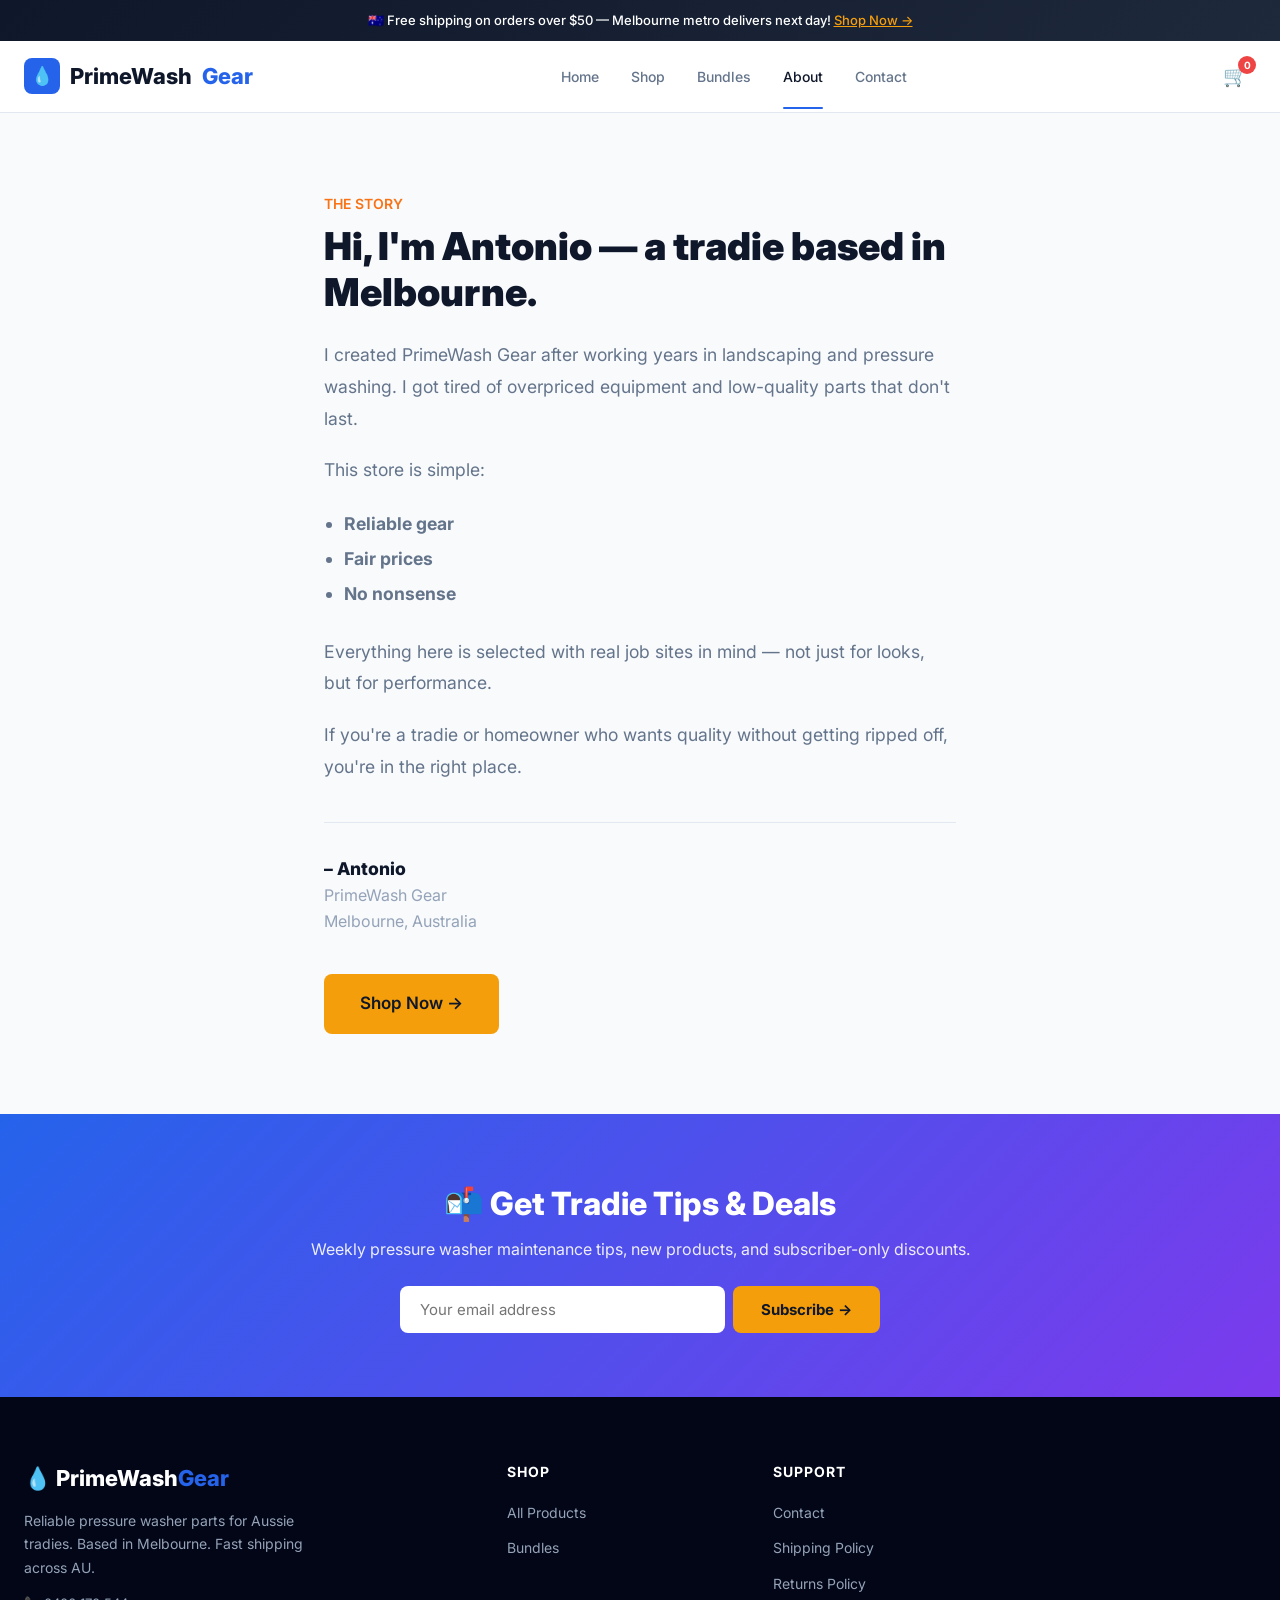
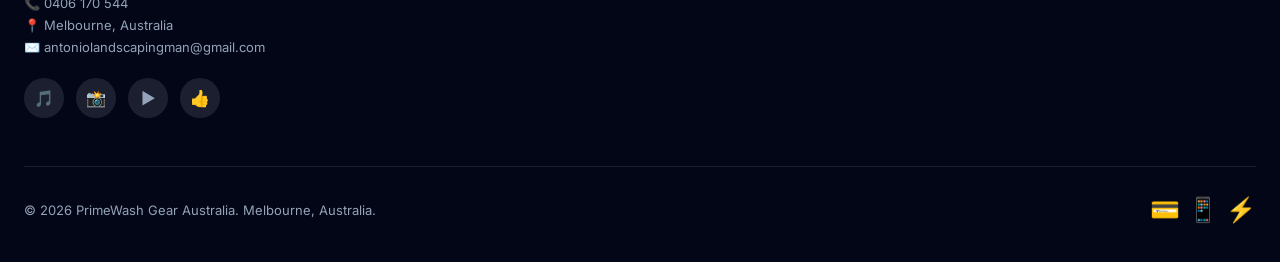
<file: about.html>
<!DOCTYPE html>
<html lang="en">
<head>
  <meta charset="UTF-8" />
  <meta name="viewport" content="width=device-width, initial-scale=1.0" />
  <title>About — PrimeWash Gear Australia</title>
  <meta name="description" content="PrimeWash Gear was started by Antonio, a Melbourne tradie who got tired of overpriced parts." />
  <link rel="preconnect" href="https://fonts.googleapis.com" />
  <link rel="preconnect" href="https://fonts.gstatic.com" crossorigin />
  <link href="https://fonts.googleapis.com/css2?family=Inter:wght@400;500;600;700;800;900&display=swap" rel="stylesheet" />
  <link rel="stylesheet" href="css/style.css" />
  <link rel="icon" type="image/svg+xml" href="data:image/svg+xml,<svg xmlns='http://www.w3.org/2000/svg' viewBox='0 0 100 100'><text y='.9em' font-size='90'>💧</text></svg>" />
  <link rel="canonical" href="https://edinsonmipc-oss.github.io/primewashgear/about.html" />
  <!-- Open Graph -->
  <meta property="og:title" content="About — PrimeWash Gear Australia" />
  <meta property="og:description" content="PrimeWash Gear was started by Antonio, a Melbourne tradie who got tired of overpriced parts." />
  <meta property="og:type" content="website" />
  <meta property="og:url" content="https://edinsonmipc-oss.github.io/primewashgear/about.html" />
  <meta property="og:locale" content="en_AU" />
  <meta property="og:site_name" content="PrimeWash Gear Australia" />
  <meta name="twitter:card" content="summary_large_image" />
</head>
<body>

<!-- ANNOUNCEMENT BAR -->
<div class="announcement">
  🇦🇺 Free shipping on orders over $50 — Melbourne metro delivers next day!
  <a href="shop.html">Shop Now →</a>
</div>

<!-- NAVIGATION -->
<nav class="nav">
  <div class="nav-inner">
    <a href="index.html" class="nav-logo">
      <div class="nav-logo-icon">💧</div>
      PrimeWash<span>Gear</span>
    </a>
    <ul class="nav-links">
      <li><a href="index.html">Home</a></li>
      <li><a href="shop.html">Shop</a></li>
      <li><a href="shop.html#bundles">Bundles</a></li>
      <li><a href="about.html" class="active">About</a></li>
      <li><a href="contact.html">Contact</a></li>
    </ul>
    <div class="nav-actions">
      <button class="nav-cart" onclick="window.location.href='cart.html'" aria-label="Cart">
        🛒 <span class="cart-count" id="cartCount">0</span>
      </button>
      <button class="mobile-menu-btn" onclick="toggleMobileNav()" aria-label="Menu">☰</button>
    </div>
  </div>
</nav>

<!-- MOBILE NAV -->
<div class="mobile-nav" id="mobileNav">
  <a href="index.html">🏠 Home</a>
  <a href="shop.html">🛍️ Shop</a>
  <a href="shop.html#bundles">📦 Bundles</a>
  <a href="about.html">ℹ️ About</a>
  <a href="contact.html">📞 Contact</a>
</div>

<!-- ABOUT CONTENT -->
<section style="padding:80px 0;">
  <div class="container" style="max-width:680px;">
    <p style="font-size:14px;color:var(--orange);font-weight:600;margin-bottom:8px;">THE STORY</p>
    <h1 style="font-size:2.4rem;font-weight:900;margin-bottom:24px;line-height:1.2;">Hi, I'm Antonio — a tradie based in Melbourne.</h1>

    <p style="font-size:1.1rem;line-height:1.8;color:var(--gray-600);margin-bottom:20px;">
      I created PrimeWash Gear after working years in landscaping and pressure washing. I got tired of overpriced equipment and low-quality parts that don't last.
    </p>

    <p style="font-size:1.1rem;line-height:1.8;color:var(--gray-600);margin-bottom:20px;">
      This store is simple:
    </p>

    <ul style="font-size:1.1rem;line-height:2;color:var(--gray-600);margin-bottom:24px;padding-left:20px;">
      <li><strong>Reliable gear</strong></li>
      <li><strong>Fair prices</strong></li>
      <li><strong>No nonsense</strong></li>
    </ul>

    <p style="font-size:1.1rem;line-height:1.8;color:var(--gray-600);margin-bottom:20px;">
      Everything here is selected with real job sites in mind — not just for looks, but for performance.
    </p>

    <p style="font-size:1.1rem;line-height:1.8;color:var(--gray-600);margin-bottom:20px;">
      If you're a tradie or homeowner who wants quality without getting ripped off, you're in the right place.
    </p>

    <div style="margin-top:40px;padding-top:32px;border-top:1px solid var(--gray-200);">
      <p style="font-weight:800;font-size:1.1rem;">– Antonio</p>
      <p style="color:var(--gray-400);">PrimeWash Gear</p>
      <p style="color:var(--gray-400);">Melbourne, Australia</p>
    </div>

    <div style="margin-top:40px;">
      <a href="shop.html" class="btn btn-accent btn-lg">Shop Now →</a>
    </div>
  </div>
</section>

<!-- NEWSLETTER -->
<section class="newsletter">
  <div class="container">
    <h2>📬 Get Tradie Tips & Deals</h2>
    <p>Weekly pressure washer maintenance tips, new products, and subscriber-only discounts.</p>
    <form class="newsletter-form" onsubmit="event.preventDefault(); alert('Thanks for subscribing! 🎉');">
      <input type="email" placeholder="Your email address" required />
      <button type="submit">Subscribe →</button>
    </form>
  </div>
</section>

<!-- FOOTER -->
<footer class="footer">
  <div class="container">
    <div class="footer-grid">
      <div class="footer-brand">
        <h3>💧 PrimeWash<span>Gear</span></h3>
        <p>Reliable pressure washer parts for Aussie tradies. Based in Melbourne. Fast shipping across AU.</p>
        <p style="margin-top:12px;font-size:13px;">📞 <a href="tel:+61406170544" style="color:var(--gray-400);">0406 170 544</a><br />📍 Melbourne, Australia<br />✉️ <a href="mailto:antoniolandscapingman@gmail.com" style="color:var(--gray-400);">antoniolandscapingman@gmail.com</a></p>
        <div class="footer-social">
          <a href="#" aria-label="TikTok">🎵</a>
          <a href="#" aria-label="Instagram">📸</a>
          <a href="#" aria-label="YouTube">▶️</a>
          <a href="#" aria-label="Facebook">👍</a>
        </div>
      </div>
      <div class="footer-col">
        <h4>Shop</h4>
        <ul>
          <li><a href="shop.html">All Products</a></li>
          <li><a href="shop.html#bundles">Bundles</a></li>
        </ul>
      </div>
      <div class="footer-col">
        <h4>Support</h4>
        <ul>
          <li><a href="contact.html">Contact</a></li>
          <li><a href="shipping.html">Shipping Policy</a></li>
          <li><a href="returns.html">Returns Policy</a></li>
        </ul>
      </div>
    </div>
    <div class="footer-bottom">
      <p>© 2026 PrimeWash Gear Australia. Melbourne, Australia.</p>
      <div class="footer-payment">
        <span>💳</span>
        <span>📱</span>
        <span>⚡</span>
      </div>
    </div>
  </div>
</footer>

<!-- TOAST CONTAINER -->
<div class="toast-container" id="toastContainer"></div>

<script src="js/main.js"></script>
</body>
</html>
</file>
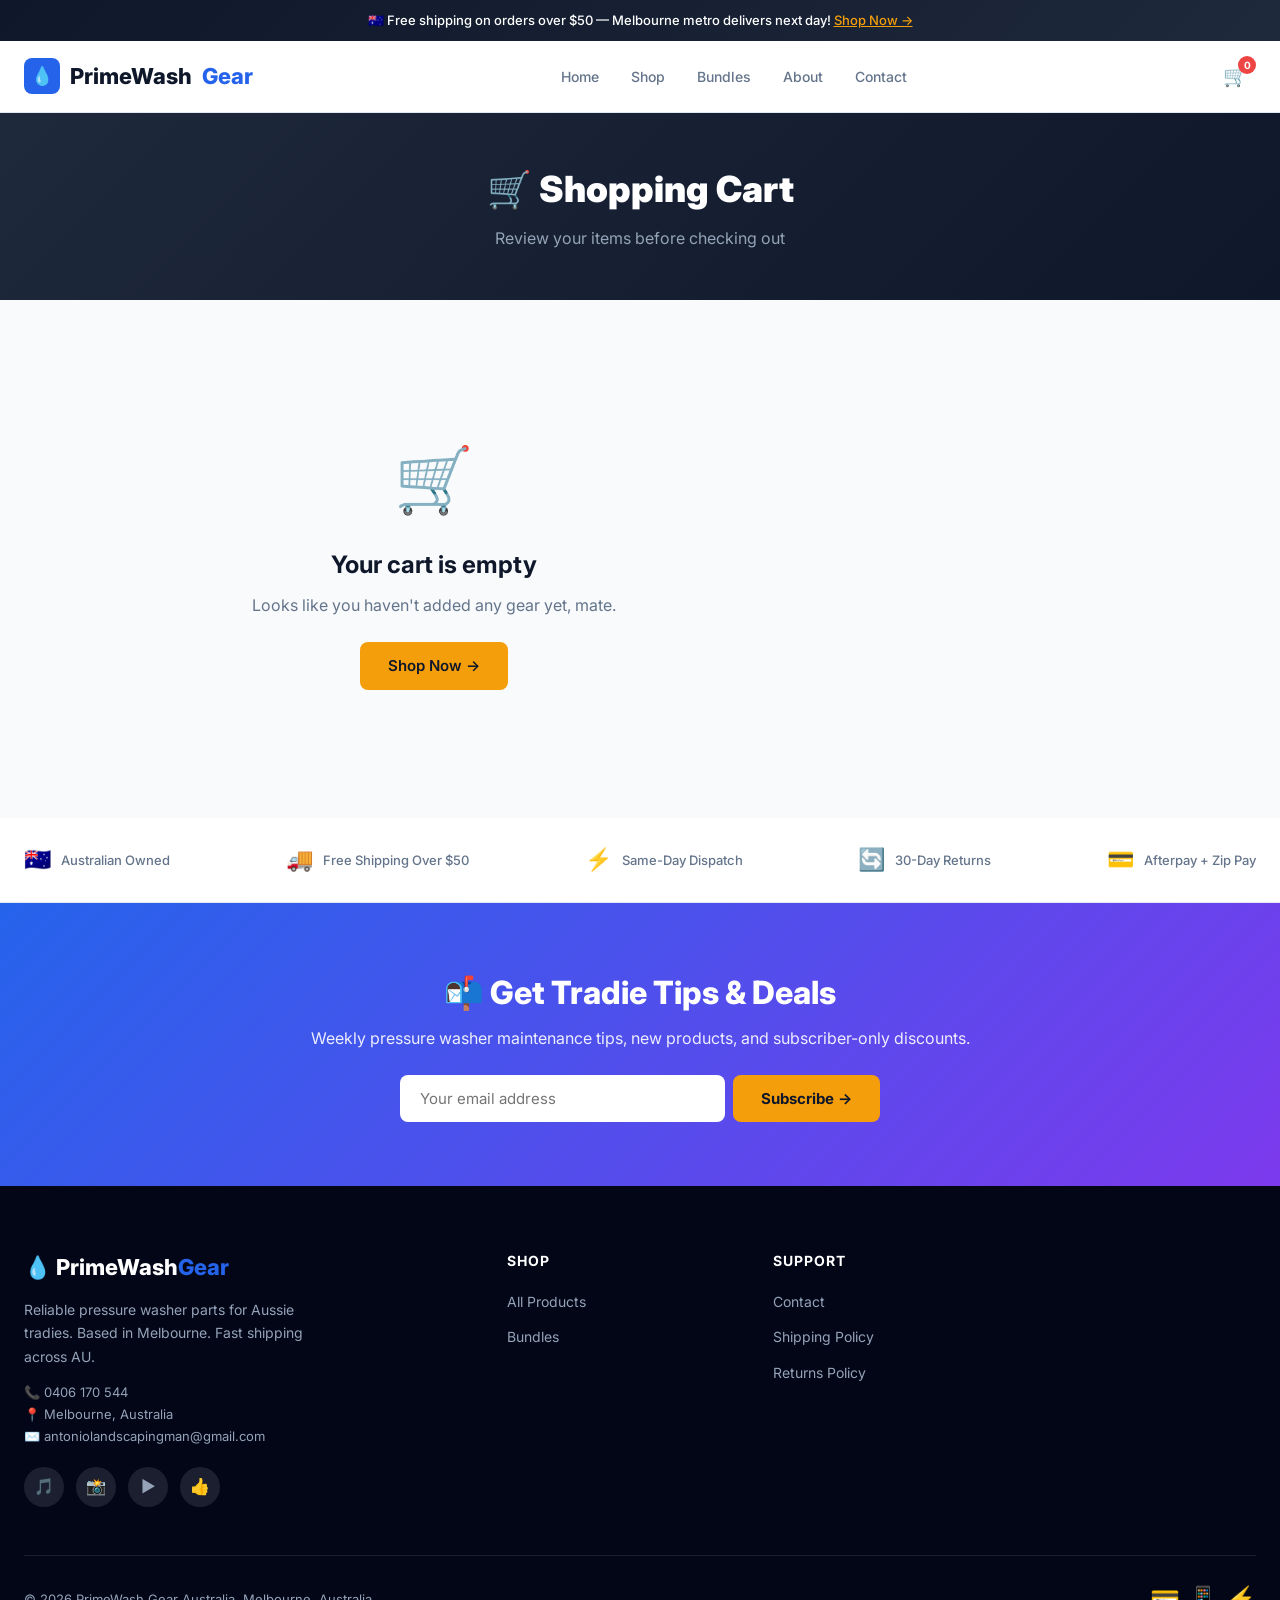
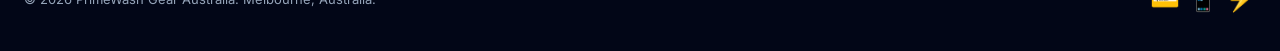
<file: cart.html>
<!DOCTYPE html>
<html lang="en">
<head>
  <meta charset="UTF-8" />
  <meta name="viewport" content="width=device-width, initial-scale=1.0" />
  <title>Shopping Cart — PrimeWash Gear Australia</title>
  <meta name="description" content="Review your cart and checkout securely at PrimeWash Gear Australia. Afterpay, Zip Pay & Credit Card accepted." />
  <link rel="preconnect" href="https://fonts.googleapis.com" />
  <link rel="preconnect" href="https://fonts.gstatic.com" crossorigin />
  <link href="https://fonts.googleapis.com/css2?family=Inter:wght@400;500;600;700;800;900&display=swap" rel="stylesheet" />
  <link rel="stylesheet" href="css/style.css" />
  <link rel="icon" type="image/svg+xml" href="data:image/svg+xml,<svg xmlns='http://www.w3.org/2000/svg' viewBox='0 0 100 100'><text y='.9em' font-size='90'>💧</text></svg>" />
  <link rel="canonical" href="https://edinsonmipc-oss.github.io/primewashgear/cart.html" />
  <!-- Open Graph -->
  <meta property="og:title" content="Shopping Cart — PrimeWash Gear Australia" />
  <meta property="og:description" content="Review your cart and checkout securely at PrimeWash Gear Australia. Afterpay, Zip Pay & Credit Card accepted." />
  <meta property="og:type" content="website" />
  <meta property="og:url" content="https://edinsonmipc-oss.github.io/primewashgear/cart.html" />
  <meta property="og:locale" content="en_AU" />
  <meta property="og:site_name" content="PrimeWash Gear Australia" />
  <meta name="twitter:card" content="summary_large_image" />
</head>
<body>

<!-- ANNOUNCEMENT BAR -->
<div class="announcement">
  🇦🇺 Free shipping on orders over $50 — Melbourne metro delivers next day!
  <a href="shop.html">Shop Now →</a>
</div>

<!-- NAVIGATION -->
<nav class="nav">
  <div class="nav-inner">
    <a href="index.html" class="nav-logo">
      <div class="nav-logo-icon">💧</div>
      PrimeWash<span>Gear</span>
    </a>
    <ul class="nav-links">
      <li><a href="index.html">Home</a></li>
      <li><a href="shop.html">Shop</a></li>
      <li><a href="shop.html#bundles">Bundles</a></li>
      <li><a href="about.html">About</a></li>
      <li><a href="contact.html">Contact</a></li>
    </ul>
    <div class="nav-actions">
      <button class="nav-cart" onclick="window.location.href='cart.html'" aria-label="Cart">
        🛒 <span class="cart-count" id="cartCount">0</span>
      </button>
      <button class="mobile-menu-btn" onclick="toggleMobileNav()" aria-label="Menu">☰</button>
    </div>
  </div>
</nav>

<!-- MOBILE NAV -->
<div class="mobile-nav" id="mobileNav">
  <a href="index.html">🏠 Home</a>
  <a href="shop.html">🛍️ Shop</a>
  <a href="shop.html#bundles">📦 Bundles</a>
  <a href="about.html">ℹ️ About</a>
  <a href="contact.html">📞 Contact</a>
</div>

<!-- PAGE HEADER -->
<section class="page-header">
  <div class="container">
    <h1>🛒 Shopping Cart</h1>
    <p>Review your items before checking out</p>
  </div>
</section>

<!-- CART SECTION -->
<section class="cart-page">
  <div class="container">
    <div class="cart-layout">
      <div id="cartContainer">
        <!-- Cart items + summary rendered by JS -->
      </div>
    </div>
  </div>
</section>

<!-- TRUST BAR -->
<section class="trust-bar">
  <div class="container">
    <div class="trust-grid">
      <div class="trust-item"><span class="trust-icon">🇦🇺</span> Australian Owned</div>
      <div class="trust-item"><span class="trust-icon">🚚</span> Free Shipping Over $50</div>
      <div class="trust-item"><span class="trust-icon">⚡</span> Same-Day Dispatch</div>
      <div class="trust-item"><span class="trust-icon">🔄</span> 30-Day Returns</div>
      <div class="trust-item"><span class="trust-icon">💳</span> Afterpay + Zip Pay</div>
    </div>
  </div>
</section>

<!-- NEWSLETTER -->
<section class="newsletter">
  <div class="container">
    <h2>📬 Get Tradie Tips & Deals</h2>
    <p>Weekly pressure washer maintenance tips, new products, and subscriber-only discounts.</p>
    <form class="newsletter-form" onsubmit="event.preventDefault(); alert('Thanks for subscribing! 🎉');">
      <input type="email" placeholder="Your email address" required />
      <button type="submit">Subscribe →</button>
    </form>
  </div>
</section>

<!-- FOOTER -->
<footer class="footer">
  <div class="container">
    <div class="footer-grid">
      <div class="footer-brand">
        <h3>💧 PrimeWash<span>Gear</span></h3>
        <p>Reliable pressure washer parts for Aussie tradies. Based in Melbourne. Fast shipping across AU.</p>
        <p style="margin-top:12px;font-size:13px;">📞 <a href="tel:+61406170544" style="color:var(--gray-400);">0406 170 544</a><br />📍 Melbourne, Australia<br />✉️ <a href="mailto:antoniolandscapingman@gmail.com" style="color:var(--gray-400);">antoniolandscapingman@gmail.com</a></p>
        <div class="footer-social">
          <a href="#" aria-label="TikTok">🎵</a>
          <a href="#" aria-label="Instagram">📸</a>
          <a href="#" aria-label="YouTube">▶️</a>
          <a href="#" aria-label="Facebook">👍</a>
        </div>
      </div>
      <div class="footer-col">
        <h4>Shop</h4>
        <ul>
          <li><a href="shop.html">All Products</a></li>
          <li><a href="shop.html#bundles">Bundles</a></li>
        </ul>
      </div>
      <div class="footer-col">
        <h4>Support</h4>
        <ul>
          <li><a href="contact.html">Contact</a></li>
          <li><a href="shipping.html">Shipping Policy</a></li>
          <li><a href="returns.html">Returns Policy</a></li>
        </ul>
      </div>
    </div>
    <div class="footer-bottom">
      <p>© 2026 PrimeWash Gear Australia. Melbourne, Australia.</p>
      <div class="footer-payment">
        <span>💳</span>
        <span>📱</span>
        <span>⚡</span>
      </div>
    </div>
  </div>
</footer>

<!-- TOAST CONTAINER -->
<div class="toast-container" id="toastContainer"></div>

<script src="js/main.js"></script>
</body>
</html>
</file>
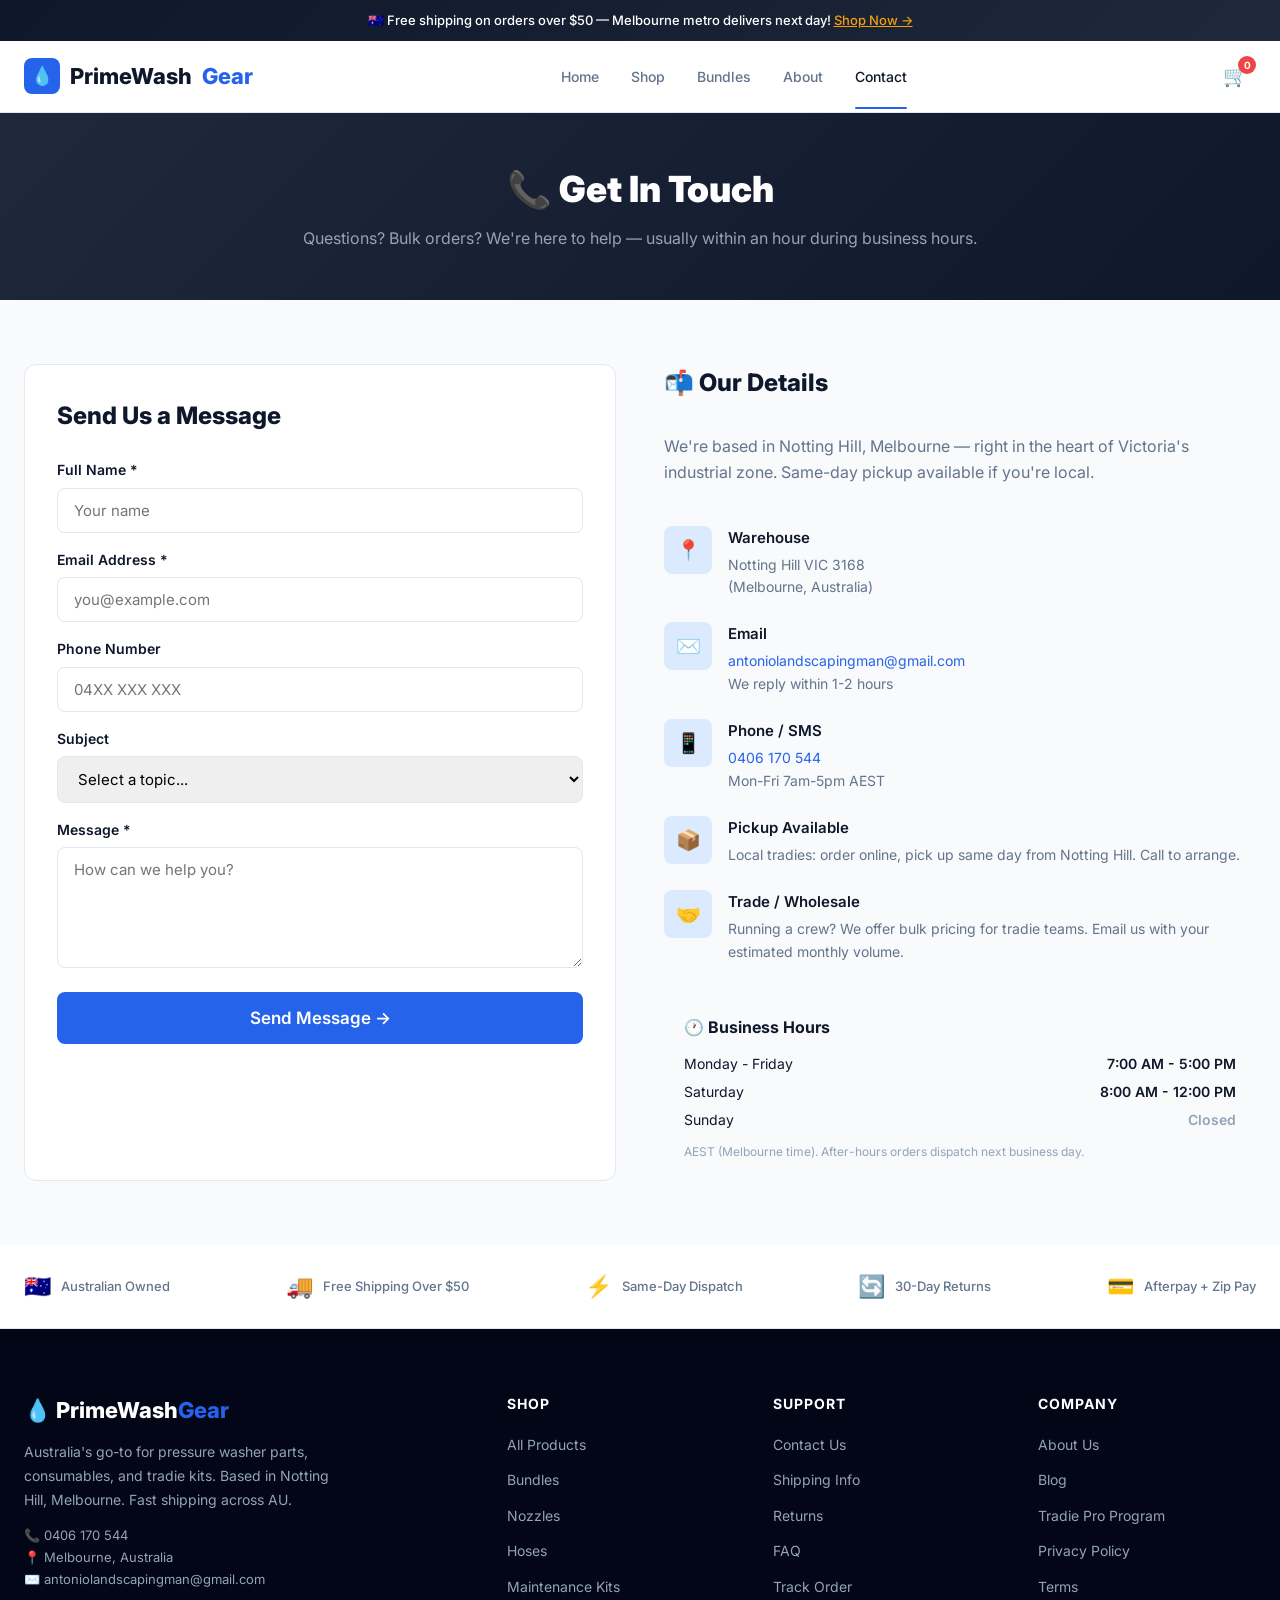
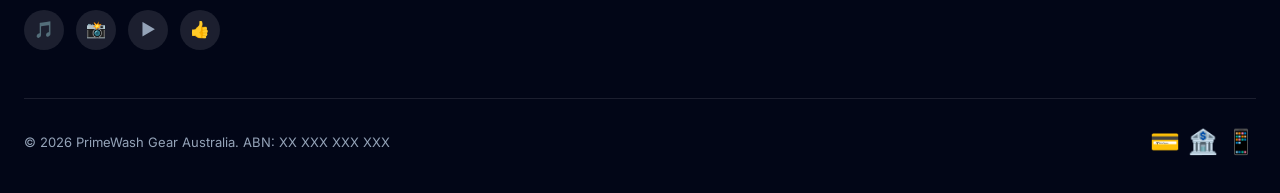
<file: contact.html>
<!DOCTYPE html>
<html lang="en">
<head>
  <meta charset="UTF-8" />
  <meta name="viewport" content="width=device-width, initial-scale=1.0" />
  <title>Contact Us — PrimeWash Gear Australia</title>
  <meta name="description" content="Get in touch with PrimeWash Gear Australia. Based in Notting Hill, Melbourne. Call, email, or use our contact form." />
  <link rel="preconnect" href="https://fonts.googleapis.com" />
  <link rel="preconnect" href="https://fonts.gstatic.com" crossorigin />
  <link href="https://fonts.googleapis.com/css2?family=Inter:wght@400;500;600;700;800;900&display=swap" rel="stylesheet" />
  <link rel="stylesheet" href="css/style.css" />
  <link rel="icon" type="image/svg+xml" href="data:image/svg+xml,<svg xmlns='http://www.w3.org/2000/svg' viewBox='0 0 100 100'><text y='.9em' font-size='90'>💧</text></svg>" />
  <link rel="canonical" href="https://edinsonmipc-oss.github.io/primewashgear/contact.html" />
  <!-- Open Graph -->
  <meta property="og:title" content="Contact Us — PrimeWash Gear Australia" />
  <meta property="og:description" content="Get in touch with PrimeWash Gear Australia. Based in Notting Hill, Melbourne. Call, email, or use our contact form." />
  <meta property="og:type" content="website" />
  <meta property="og:url" content="https://edinsonmipc-oss.github.io/primewashgear/contact.html" />
  <meta property="og:locale" content="en_AU" />
  <meta property="og:site_name" content="PrimeWash Gear Australia" />
  <meta name="twitter:card" content="summary_large_image" />
</head>
<body>

<!-- ANNOUNCEMENT BAR -->
<div class="announcement">
  🇦🇺 Free shipping on orders over $50 — Melbourne metro delivers next day!
  <a href="shop.html">Shop Now →</a>
</div>

<!-- NAVIGATION -->
<nav class="nav">
  <div class="nav-inner">
    <a href="index.html" class="nav-logo">
      <div class="nav-logo-icon">💧</div>
      PrimeWash<span>Gear</span>
    </a>
    <ul class="nav-links">
      <li><a href="index.html">Home</a></li>
      <li><a href="shop.html">Shop</a></li>
      <li><a href="shop.html#bundles">Bundles</a></li>
      <li><a href="about.html">About</a></li>
      <li><a href="contact.html" class="active">Contact</a></li>
    </ul>
    <div class="nav-actions">
      <button class="nav-cart" onclick="window.location.href='cart.html'" aria-label="Cart">
        🛒 <span class="cart-count" id="cartCount">0</span>
      </button>
      <button class="mobile-menu-btn" onclick="toggleMobileNav()" aria-label="Menu">☰</button>
    </div>
  </div>
</nav>

<!-- MOBILE NAV -->
<div class="mobile-nav" id="mobileNav">
  <a href="index.html">🏠 Home</a>
  <a href="shop.html">🛍️ Shop</a>
  <a href="shop.html#bundles">📦 Bundles</a>
  <a href="about.html">ℹ️ About</a>
  <a href="contact.html">📞 Contact</a>
</div>

<!-- PAGE HEADER -->
<section class="page-header">
  <div class="container">
    <h1>📞 Get In Touch</h1>
    <p>Questions? Bulk orders? We're here to help — usually within an hour during business hours.</p>
  </div>
</section>

<!-- CONTACT PAGE -->
<section class="contact-page">
  <div class="container">
    <div class="contact-grid">
      <!-- Contact Form -->
      <div class="contact-form">
        <h2>Send Us a Message</h2>
        <form onsubmit="event.preventDefault(); submitContactForm(this);">
          <div class="form-group">
            <label for="name">Full Name *</label>
            <input type="text" id="name" name="name" placeholder="Your name" required />
          </div>
          <div class="form-group">
            <label for="email">Email Address *</label>
            <input type="email" id="email" name="email" placeholder="you@example.com" required />
          </div>
          <div class="form-group">
            <label for="phone">Phone Number</label>
            <input type="tel" id="phone" name="phone" placeholder="04XX XXX XXX" />
          </div>
          <div class="form-group">
            <label for="subject">Subject</label>
            <select id="subject" name="subject">
              <option value="">Select a topic...</option>
              <option value="order">Order Inquiry</option>
              <option value="product">Product Question</option>
              <option value="wholesale">Wholesale / Bulk Order</option>
              <option value="shipping">Shipping Question</option>
              <option value="return">Return / Refund</option>
              <option value="other">Other</option>
            </select>
          </div>
          <div class="form-group">
            <label for="message">Message *</label>
            <textarea id="message" name="message" rows="5" placeholder="How can we help you?" required></textarea>
          </div>
          <button type="submit" class="btn btn-primary btn-block btn-lg">
            Send Message →
          </button>
          <p id="formSuccess" style="display:none;margin-top:16px;padding:12px;background:#dcfce7;color:#166534;border-radius:8px;font-weight:600;text-align:center;">
            ✅ Thanks! We'll get back to you within 1-2 hours during business hours.
          </p>
          <p id="formError" style="display:none;margin-top:16px;padding:12px;background:#fee2e2;color:#991b1b;border-radius:8px;font-weight:600;text-align:center;">
            ❌ Couldn't send. Please email us directly at antoniolandscapingman@gmail.com
          </p>
        </form>
      </div>

      <!-- Contact Info -->
      <div class="contact-info">
        <h2 style="font-size:24px;font-weight:800;margin-bottom:8px;">📬 Our Details</h2>
        <p style="color:var(--gray-600);margin-bottom:16px;">We're based in Notting Hill, Melbourne — right in the heart of Victoria's industrial zone. Same-day pickup available if you're local.</p>

        <div class="contact-card">
          <div class="contact-icon">📍</div>
          <div>
            <h4>Warehouse</h4>
            <p>Notting Hill VIC 3168<br />(Melbourne, Australia)</p>
          </div>
        </div>

        <div class="contact-card">
          <div class="contact-icon">✉️</div>
          <div>
            <h4>Email</h4>
            <p><a href="mailto:antoniolandscapingman@gmail.com" style="color:var(--primary);">antoniolandscapingman@gmail.com</a><br />We reply within 1-2 hours</p>
          </div>
        </div>

        <div class="contact-card">
          <div class="contact-icon">📱</div>
          <div>
            <h4>Phone / SMS</h4>
            <p><a href="tel:+61406170544" style="color:var(--primary);">0406 170 544</a><br />Mon-Fri 7am-5pm AEST</p>
          </div>
        </div>

        <div class="contact-card">
          <div class="contact-icon">📦</div>
          <div>
            <h4>Pickup Available</h4>
            <p>Local tradies: order online, pick up same day from Notting Hill. Call to arrange.</p>
          </div>
        </div>

        <div class="contact-card">
          <div class="contact-icon">🤝</div>
          <div>
            <h4>Trade / Wholesale</h4>
            <p>Running a crew? We offer bulk pricing for tradie teams. Email us with your estimated monthly volume.</p>
          </div>
        </div>

        <!-- Business Hours Card -->
        <div style="background:var(--gray-50);border-radius:var(--radius);padding:20px;margin-top:8px;">
          <h4 style="font-weight:700;margin-bottom:12px;">🕐 Business Hours</h4>
          <div style="display:flex;flex-direction:column;gap:6px;font-size:14px;">
            <div style="display:flex;justify-content:space-between;"><span>Monday - Friday</span><span style="font-weight:600;">7:00 AM - 5:00 PM</span></div>
            <div style="display:flex;justify-content:space-between;"><span>Saturday</span><span style="font-weight:600;">8:00 AM - 12:00 PM</span></div>
            <div style="display:flex;justify-content:space-between;"><span>Sunday</span><span style="font-weight:600;color:var(--gray-400);">Closed</span></div>
          </div>
          <p style="font-size:12px;color:var(--gray-400);margin-top:10px;">AEST (Melbourne time). After-hours orders dispatch next business day.</p>
        </div>
      </div>
    </div>
  </div>
</section>

<!-- TRUST BAR -->
<section class="trust-bar">
  <div class="container">
    <div class="trust-grid">
      <div class="trust-item"><span class="trust-icon">🇦🇺</span> Australian Owned</div>
      <div class="trust-item"><span class="trust-icon">🚚</span> Free Shipping Over $50</div>
      <div class="trust-item"><span class="trust-icon">⚡</span> Same-Day Dispatch</div>
      <div class="trust-item"><span class="trust-icon">🔄</span> 30-Day Returns</div>
      <div class="trust-item"><span class="trust-icon">💳</span> Afterpay + Zip Pay</div>
    </div>
  </div>
</section>

<!-- FOOTER -->
<footer class="footer">
  <div class="container">
    <div class="footer-grid">
      <div class="footer-brand">
        <h3>💧 PrimeWash<span>Gear</span></h3>
        <p>Australia's go-to for pressure washer parts, consumables, and tradie kits. Based in Notting Hill, Melbourne. Fast shipping across AU.</p>
        <p style="margin-top:12px;font-size:13px;">📞 <a href="tel:+61406170544" style="color:var(--gray-400);">0406 170 544</a><br />📍 Melbourne, Australia<br />✉️ <a href="mailto:antoniolandscapingman@gmail.com" style="color:var(--gray-400);">antoniolandscapingman@gmail.com</a></p>
        <div class="footer-social">
          <a href="#" aria-label="TikTok">🎵</a>
          <a href="#" aria-label="Instagram">📸</a>
          <a href="#" aria-label="YouTube">▶️</a>
          <a href="#" aria-label="Facebook">👍</a>
        </div>
      </div>
      <div class="footer-col">
        <h4>Shop</h4>
        <ul>
          <li><a href="shop.html">All Products</a></li>
          <li><a href="shop.html#bundles">Bundles</a></li>
          <li><a href="shop.html">Nozzles</a></li>
          <li><a href="shop.html">Hoses</a></li>
          <li><a href="shop.html">Maintenance Kits</a></li>
        </ul>
      </div>
      <div class="footer-col">
        <h4>Support</h4>
        <ul>
          <li><a href="contact.html">Contact Us</a></li>
          <li><a href="#">Shipping Info</a></li>
          <li><a href="#">Returns</a></li>
          <li><a href="#">FAQ</a></li>
          <li><a href="#">Track Order</a></li>
        </ul>
      </div>
      <div class="footer-col">
        <h4>Company</h4>
        <ul>
          <li><a href="about.html">About Us</a></li>
          <li><a href="#">Blog</a></li>
          <li><a href="#">Tradie Pro Program</a></li>
          <li><a href="#">Privacy Policy</a></li>
          <li><a href="#">Terms</a></li>
        </ul>
      </div>
    </div>
    <div class="footer-bottom">
      <p>© 2026 PrimeWash Gear Australia. ABN: XX XXX XXX XXX</p>
      <div class="footer-payment">
        <span>💳</span>
        <span>🏦</span>
        <span>📱</span>
      </div>
    </div>
  </div>
</footer>

<!-- TOAST CONTAINER -->
<div class="toast-container" id="toastContainer"></div>

<script src="js/main.js"></script>
</body>
</html>
</file>
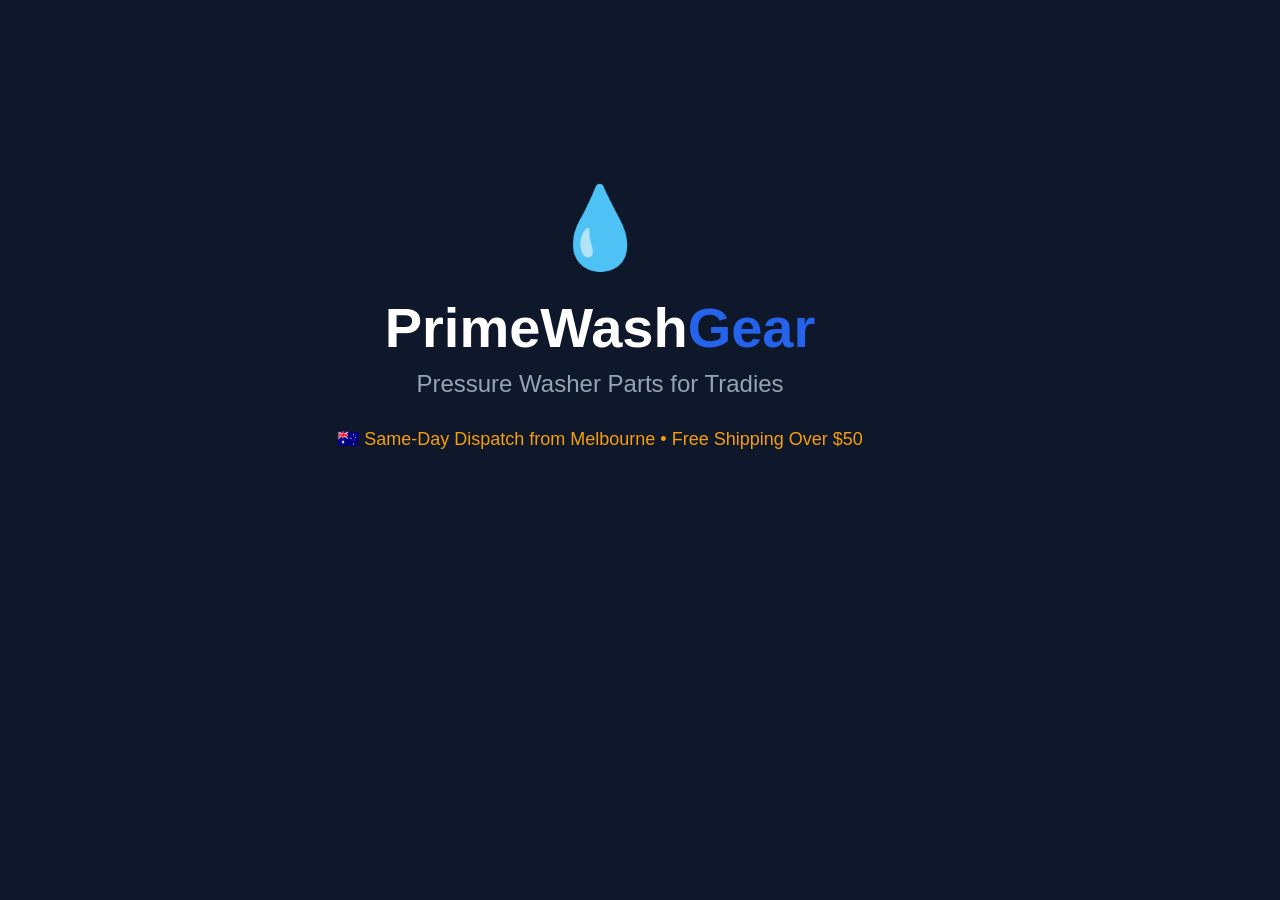
<file: og-image.html>
<!DOCTYPE html>
<html><body style="margin:0;background:#0f172a;width:1200px;height:630px;display:flex;flex-direction:column;align-items:center;justify-content:center;font-family:Inter,sans-serif;">
  <div style="font-size:80px;margin-bottom:20px;">💧</div>
  <div style="color:white;font-size:56px;font-weight:900;">PrimeWash<span style="color:#2563eb;">Gear</span></div>
  <div style="color:#94a3b8;font-size:24px;margin-top:10px;">Pressure Washer Parts for Tradies</div>
  <div style="color:#f59e0b;font-size:18px;margin-top:30px;">🇦🇺 Same-Day Dispatch from Melbourne • Free Shipping Over $50</div>
</body></html>
</file>
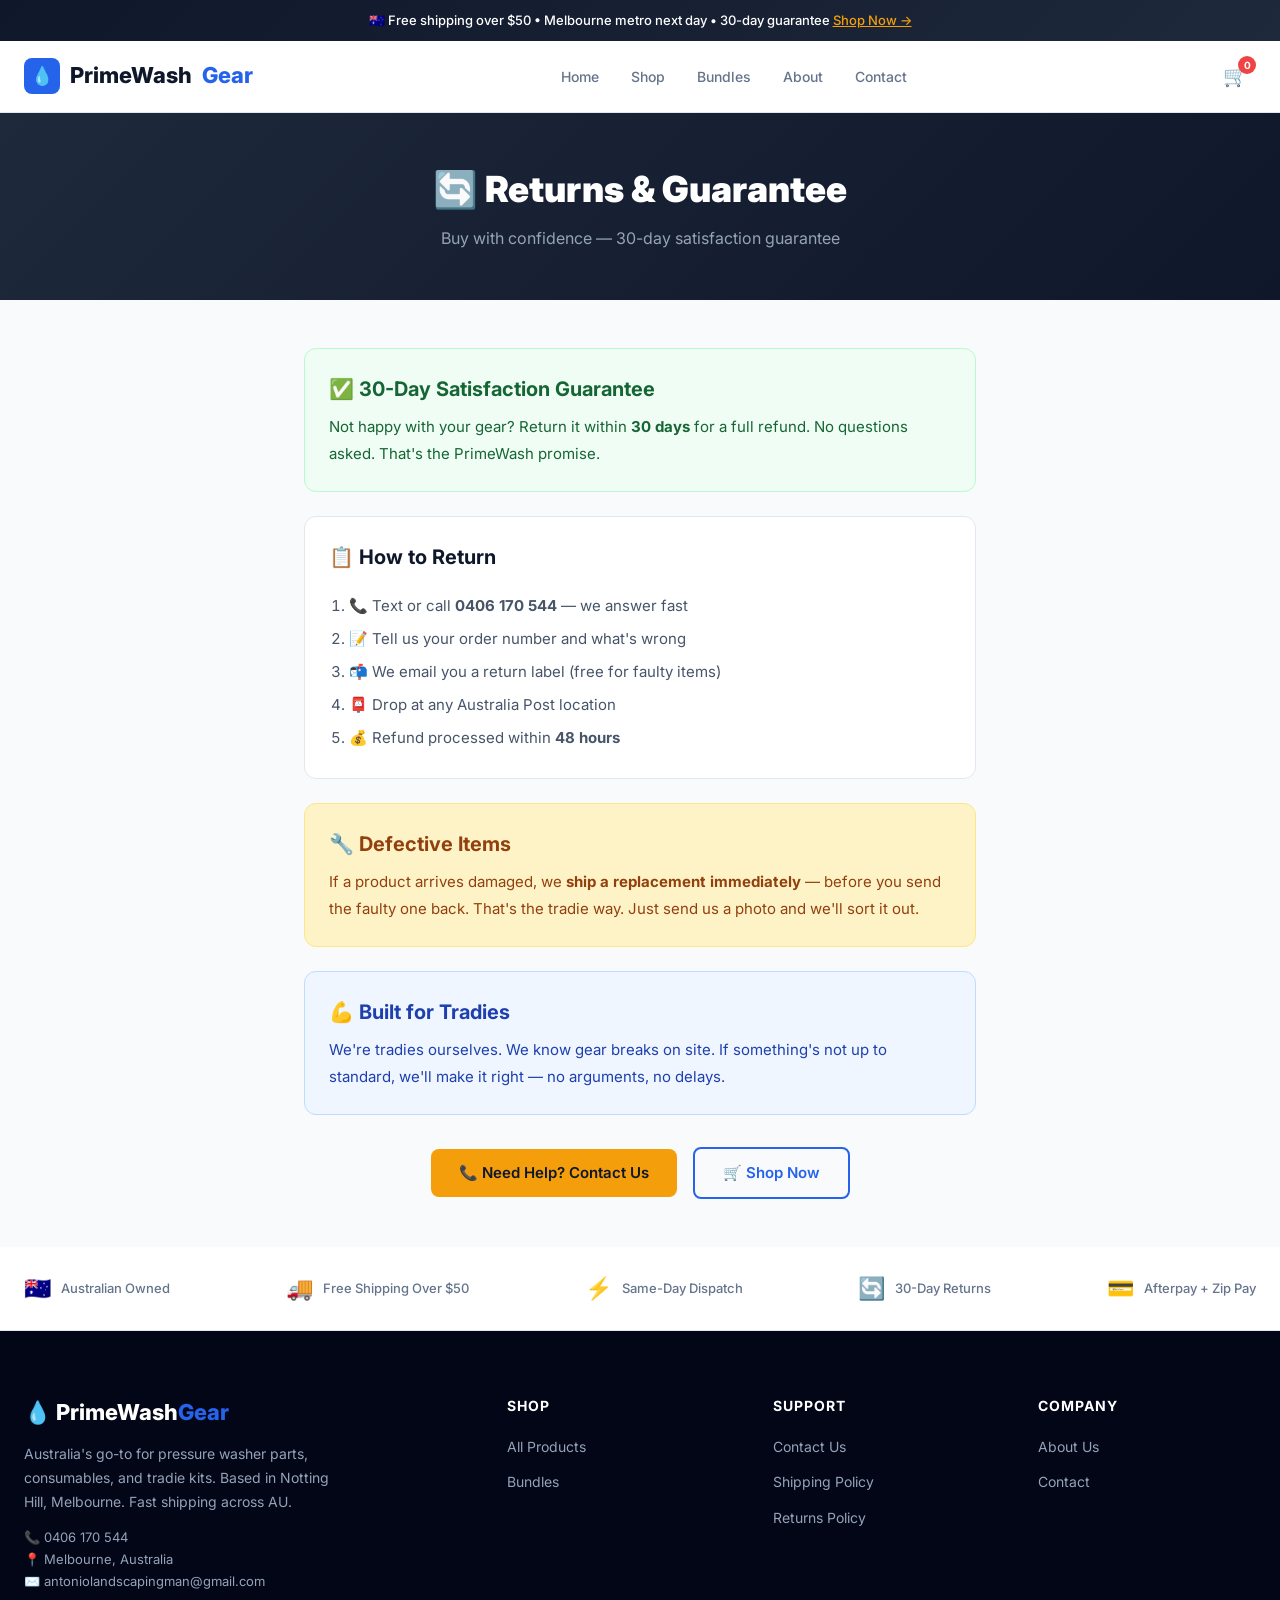
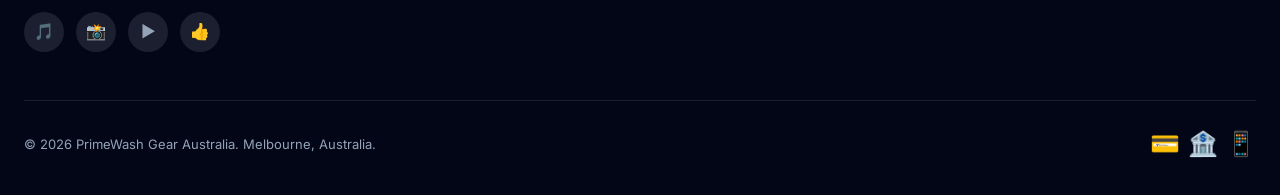
<file: returns.html>
<!DOCTYPE html>
<html lang="en-AU">
<head>
  <meta charset="UTF-8">
  <meta name="viewport" content="width=device-width,initial-scale=1.0">
  <title>Returns & Guarantee — PrimeWash Gear Australia</title>
  <meta name="description" content="30-day satisfaction guarantee on all PrimeWash Gear products. Free returns, easy process, no questions asked. Melbourne-based support." />
  <link rel="canonical" href="https://edinsonmipc-oss.github.io/primewashgear/returns.html" />
  <link rel="preconnect" href="https://fonts.googleapis.com">
  <link href="https://fonts.googleapis.com/css2?family=Inter:wght@400;600;700;800&display=swap" rel="stylesheet">
  <link rel="stylesheet" href="css/style.css">
  <meta property="og:title" content="Returns & Guarantee — PrimeWash Gear Australia" />
  <meta property="og:description" content="30-day satisfaction guarantee. Free returns, easy process, no questions asked." />
  <meta property="og:url" content="https://edinsonmipc-oss.github.io/primewashgear/returns.html" />
  <meta property="og:locale" content="en_AU" />
  <meta name="twitter:card" content="summary_large_image" />
</head>
<body>
<div class="announcement">🇦🇺 Free shipping over $50 • Melbourne metro next day • 30-day guarantee <a href="shop.html">Shop Now →</a></div>
<nav class="nav"><div class="nav-inner"><a href="index.html" class="nav-logo"><div class="nav-logo-icon">💧</div>PrimeWash<span>Gear</span></a>
<ul class="nav-links"><li><a href="index.html">Home</a></li><li><a href="shop.html">Shop</a></li><li><a href="shop.html#bundles">Bundles</a></li><li><a href="about.html">About</a></li><li><a href="contact.html">Contact</a></li></ul>
<div class="nav-actions"><button class="nav-cart" onclick="window.location.href='cart.html'" aria-label="Cart">🛒 <span class="cart-count" id="cartCount">0</span></button></div>
</div></nav>
<section class="page-header"><div class="container"><h1>🔄 Returns & Guarantee</h1><p>Buy with confidence — 30-day satisfaction guarantee</p></div></section>
<section style="padding:48px 0;"><div class="container" style="max-width:720px;">

<div style="background:#f0fdf4;border-radius:12px;padding:24px;margin-bottom:24px;border:1px solid #bbf7d0;">
  <h2 style="font-size:20px;font-weight:700;margin-bottom:8px;color:#166534;">✅ 30-Day Satisfaction Guarantee</h2>
  <p style="color:#166534;line-height:1.8;font-size:15px;">Not happy with your gear? Return it within <strong>30 days</strong> for a full refund. No questions asked. That's the PrimeWash promise.</p>
</div>

<div style="background:white;border-radius:12px;padding:24px;border:1px solid #e2e8f0;margin-bottom:24px;">
  <h2 style="font-size:20px;font-weight:700;margin-bottom:16px;">📋 How to Return</h2>
  <ol style="color:#475569;line-height:2.2;font-size:15px;padding-left:20px;">
    <li>📞 Text or call <strong>0406 170 544</strong> — we answer fast</li>
    <li>📝 Tell us your order number and what's wrong</li>
    <li>📬 We email you a return label (free for faulty items)</li>
    <li>📮 Drop at any Australia Post location</li>
    <li>💰 Refund processed within <strong>48 hours</strong></li>
  </ol>
</div>

<div style="background:#fef3c7;border-radius:12px;padding:24px;margin-bottom:24px;border:1px solid #fde68a;">
  <h2 style="font-size:20px;font-weight:700;margin-bottom:8px;color:#92400e;">🔧 Defective Items</h2>
  <p style="color:#92400e;line-height:1.8;font-size:15px;">If a product arrives damaged, we <strong>ship a replacement immediately</strong> — before you send the faulty one back. That's the tradie way. Just send us a photo and we'll sort it out.</p>
</div>

<div style="background:#eff6ff;border-radius:12px;padding:24px;border:1px solid #bfdbfe;">
  <h2 style="font-size:20px;font-weight:700;margin-bottom:8px;color:#1e40af;">💪 Built for Tradies</h2>
  <p style="color:#1e40af;line-height:1.8;font-size:15px;">We're tradies ourselves. We know gear breaks on site. If something's not up to standard, we'll make it right — no arguments, no delays.</p>
</div>

<div style="margin-top:32px;text-align:center;">
  <a href="contact.html" class="btn btn-accent" style="display:inline-block;">📞 Need Help? Contact Us</a>
  <a href="shop.html" class="btn btn-outline" style="display:inline-block;margin-left:12px;">🛒 Shop Now</a>
</div>
</div></section>

<!-- TRUST BAR -->
<section class="trust-bar">
  <div class="container">
    <div class="trust-grid">
      <div class="trust-item"><span class="trust-icon">🇦🇺</span> Australian Owned</div>
      <div class="trust-item"><span class="trust-icon">🚚</span> Free Shipping Over $50</div>
      <div class="trust-item"><span class="trust-icon">⚡</span> Same-Day Dispatch</div>
      <div class="trust-item"><span class="trust-icon">🔄</span> 30-Day Returns</div>
      <div class="trust-item"><span class="trust-icon">💳</span> Afterpay + Zip Pay</div>
    </div>
  </div>
</section>

<!-- FOOTER -->
<footer class="footer">
  <div class="container">
    <div class="footer-grid">
      <div class="footer-brand">
        <h3>💧 PrimeWash<span>Gear</span></h3>
        <p>Australia's go-to for pressure washer parts, consumables, and tradie kits. Based in Notting Hill, Melbourne. Fast shipping across AU.</p>
        <p style="margin-top:12px;font-size:13px;">📞 <a href="tel:+61406170544" style="color:var(--gray-400);">0406 170 544</a><br />📍 Melbourne, Australia<br />✉️ <a href="mailto:antoniolandscapingman@gmail.com" style="color:var(--gray-400);">antoniolandscapingman@gmail.com</a></p>
        <div class="footer-social">
          <a href="#" aria-label="TikTok">🎵</a>
          <a href="#" aria-label="Instagram">📸</a>
          <a href="#" aria-label="YouTube">▶️</a>
          <a href="#" aria-label="Facebook">👍</a>
        </div>
      </div>
      <div class="footer-col">
        <h4>Shop</h4>
        <ul>
          <li><a href="shop.html">All Products</a></li>
          <li><a href="shop.html#bundles">Bundles</a></li>
        </ul>
      </div>
      <div class="footer-col">
        <h4>Support</h4>
        <ul>
          <li><a href="contact.html">Contact Us</a></li>
          <li><a href="shipping.html">Shipping Policy</a></li>
          <li><a href="returns.html">Returns Policy</a></li>
        </ul>
      </div>
      <div class="footer-col">
        <h4>Company</h4>
        <ul>
          <li><a href="about.html">About Us</a></li>
          <li><a href="contact.html">Contact</a></li>
        </ul>
      </div>
    </div>
    <div class="footer-bottom">
      <p>© 2026 PrimeWash Gear Australia. Melbourne, Australia.</p>
      <div class="footer-payment"><span>💳</span><span>🏦</span><span>📱</span></div>
    </div>
  </div>
</footer>

<script src="js/main.js"></script>
</body>
</html>
</file>
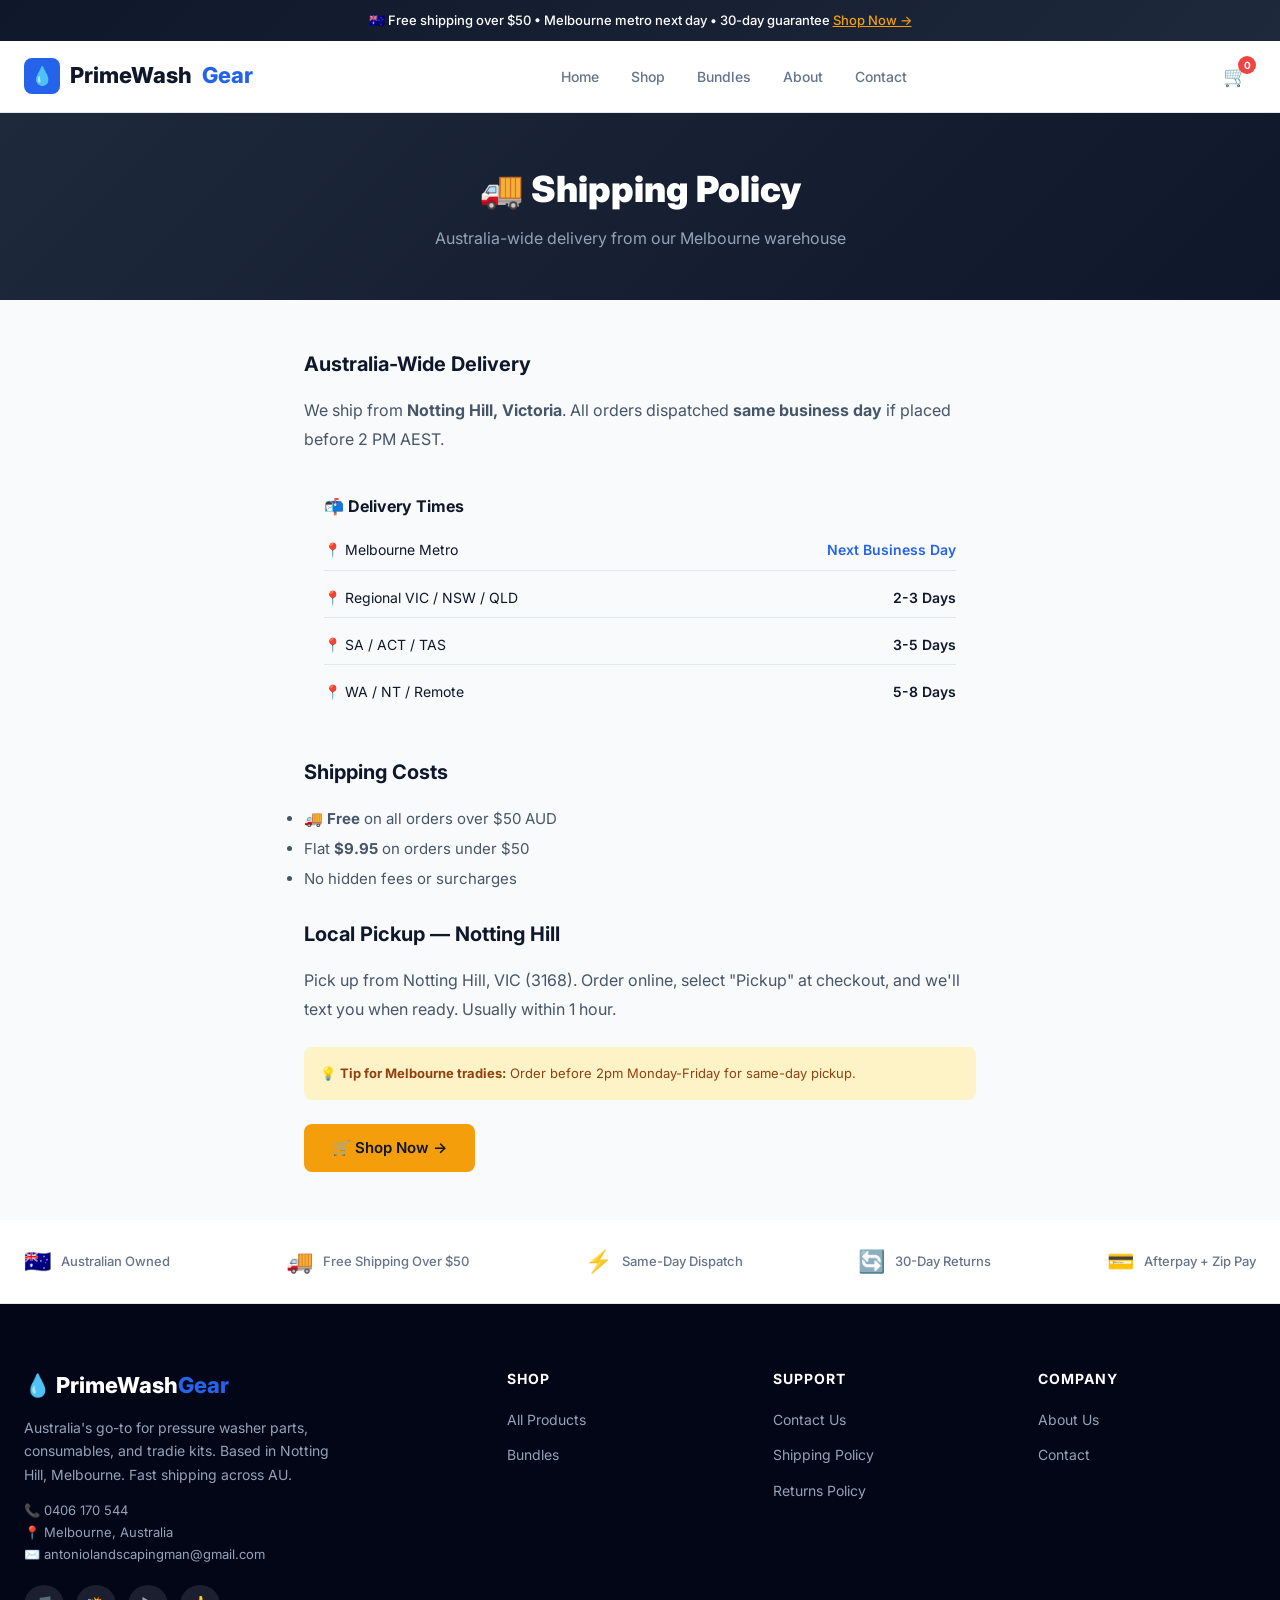
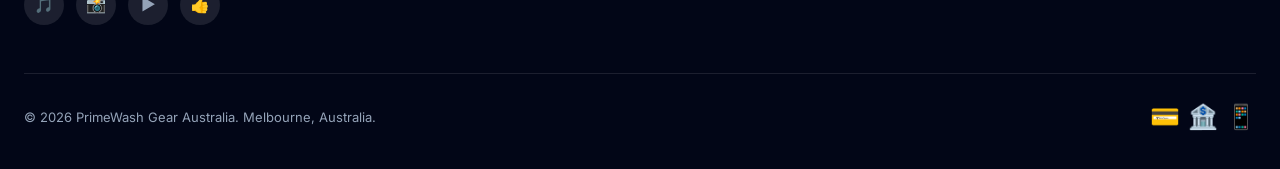
<file: shipping.html>
<!DOCTYPE html>
<html lang="en-AU">
<head>
  <meta charset="UTF-8">
  <meta name="viewport" content="width=device-width,initial-scale=1.0">
  <title>Shipping Policy — PrimeWash Gear Australia</title>
  <meta name="description" content="Free shipping on orders over $50. Same-day dispatch from Melbourne. Next-day metro delivery. Full Australia-wide shipping policy." />
  <link rel="canonical" href="https://edinsonmipc-oss.github.io/primewashgear/shipping.html" />
  <link rel="preconnect" href="https://fonts.googleapis.com">
  <link href="https://fonts.googleapis.com/css2?family=Inter:wght@400;600;700;800&display=swap" rel="stylesheet">
  <link rel="stylesheet" href="css/style.css">
  <meta property="og:title" content="Shipping Policy — PrimeWash Gear Australia" />
  <meta property="og:description" content="Free shipping on orders over $50. Same-day dispatch from Melbourne. Next-day metro delivery." />
  <meta property="og:url" content="https://edinsonmipc-oss.github.io/primewashgear/shipping.html" />
  <meta property="og:locale" content="en_AU" />
  <meta name="twitter:card" content="summary_large_image" />
</head>
<body>
<div class="announcement">🇦🇺 Free shipping over $50 • Melbourne metro next day • 30-day guarantee <a href="shop.html">Shop Now →</a></div>
<nav class="nav"><div class="nav-inner"><a href="index.html" class="nav-logo"><div class="nav-logo-icon">💧</div>PrimeWash<span>Gear</span></a>
<ul class="nav-links"><li><a href="index.html">Home</a></li><li><a href="shop.html">Shop</a></li><li><a href="shop.html#bundles">Bundles</a></li><li><a href="about.html">About</a></li><li><a href="contact.html">Contact</a></li></ul>
<div class="nav-actions"><button class="nav-cart" onclick="window.location.href='cart.html'" aria-label="Cart">🛒 <span class="cart-count" id="cartCount">0</span></button></div>
</div></nav>
<section class="page-header"><div class="container"><h1>🚚 Shipping Policy</h1><p>Australia-wide delivery from our Melbourne warehouse</p></div></section>
<section style="padding:48px 0;"><div class="container" style="max-width:720px;">
<h2 style="font-size:20px;font-weight:700;margin-bottom:16px;">Australia-Wide Delivery</h2>
<p style="color:#475569;line-height:1.8;margin-bottom:16px;">We ship from <strong>Notting Hill, Victoria</strong>. All orders dispatched <strong>same business day</strong> if placed before 2 PM AEST.</p>

<div style="background:#f8fafc;border-radius:12px;padding:20px;margin:20px 0;">
  <h3 style="font-size:16px;font-weight:700;margin-bottom:12px;">📬 Delivery Times</h3>
  <div style="display:flex;flex-direction:column;gap:8px;font-size:14px;">
    <div style="display:flex;justify-content:space-between;padding:8px 0;border-bottom:1px solid #e2e8f0;"><span>📍 Melbourne Metro</span><span style="font-weight:600;color:#2563eb;">Next Business Day</span></div>
    <div style="display:flex;justify-content:space-between;padding:8px 0;border-bottom:1px solid #e2e8f0;"><span>📍 Regional VIC / NSW / QLD</span><span style="font-weight:600;">2-3 Days</span></div>
    <div style="display:flex;justify-content:space-between;padding:8px 0;border-bottom:1px solid #e2e8f0;"><span>📍 SA / ACT / TAS</span><span style="font-weight:600;">3-5 Days</span></div>
    <div style="display:flex;justify-content:space-between;padding:8px 0;"><span>📍 WA / NT / Remote</span><span style="font-weight:600;">5-8 Days</span></div>
  </div>
</div>

<h2 style="font-size:20px;font-weight:700;margin:24px 0 16px;">Shipping Costs</h2>
<ul style="color:#475569;line-height:2;font-size:15px;">
<li><strong>🚚 Free</strong> on all orders over $50 AUD</li>
<li>Flat <strong>$9.95</strong> on orders under $50</li>
<li>No hidden fees or surcharges</li>
</ul>

<h2 style="font-size:20px;font-weight:700;margin:24px 0 16px;">Local Pickup — Notting Hill</h2>
<p style="color:#475569;line-height:1.8;">Pick up from Notting Hill, VIC (3168). Order online, select "Pickup" at checkout, and we'll text you when ready. Usually within 1 hour.</p>

<div style="margin-top:24px;padding:16px;background:#fef3c7;border-radius:8px;font-size:13px;color:#92400e;">
  💡 <strong>Tip for Melbourne tradies:</strong> Order before 2pm Monday-Friday for same-day pickup.
</div>

<a href="shop.html" class="btn btn-accent" style="margin-top:24px;display:inline-block;">🛒 Shop Now →</a>
</div></section>

<!-- TRUST BAR -->
<section class="trust-bar">
  <div class="container">
    <div class="trust-grid">
      <div class="trust-item"><span class="trust-icon">🇦🇺</span> Australian Owned</div>
      <div class="trust-item"><span class="trust-icon">🚚</span> Free Shipping Over $50</div>
      <div class="trust-item"><span class="trust-icon">⚡</span> Same-Day Dispatch</div>
      <div class="trust-item"><span class="trust-icon">🔄</span> 30-Day Returns</div>
      <div class="trust-item"><span class="trust-icon">💳</span> Afterpay + Zip Pay</div>
    </div>
  </div>
</section>

<!-- FOOTER -->
<footer class="footer">
  <div class="container">
    <div class="footer-grid">
      <div class="footer-brand">
        <h3>💧 PrimeWash<span>Gear</span></h3>
        <p>Australia's go-to for pressure washer parts, consumables, and tradie kits. Based in Notting Hill, Melbourne. Fast shipping across AU.</p>
        <p style="margin-top:12px;font-size:13px;">📞 <a href="tel:+61406170544" style="color:var(--gray-400);">0406 170 544</a><br />📍 Melbourne, Australia<br />✉️ <a href="mailto:antoniolandscapingman@gmail.com" style="color:var(--gray-400);">antoniolandscapingman@gmail.com</a></p>
        <div class="footer-social">
          <a href="#" aria-label="TikTok">🎵</a>
          <a href="#" aria-label="Instagram">📸</a>
          <a href="#" aria-label="YouTube">▶️</a>
          <a href="#" aria-label="Facebook">👍</a>
        </div>
      </div>
      <div class="footer-col">
        <h4>Shop</h4>
        <ul>
          <li><a href="shop.html">All Products</a></li>
          <li><a href="shop.html#bundles">Bundles</a></li>
        </ul>
      </div>
      <div class="footer-col">
        <h4>Support</h4>
        <ul>
          <li><a href="contact.html">Contact Us</a></li>
          <li><a href="shipping.html">Shipping Policy</a></li>
          <li><a href="returns.html">Returns Policy</a></li>
        </ul>
      </div>
      <div class="footer-col">
        <h4>Company</h4>
        <ul>
          <li><a href="about.html">About Us</a></li>
          <li><a href="contact.html">Contact</a></li>
        </ul>
      </div>
    </div>
    <div class="footer-bottom">
      <p>© 2026 PrimeWash Gear Australia. Melbourne, Australia.</p>
      <div class="footer-payment"><span>💳</span><span>🏦</span><span>📱</span></div>
    </div>
  </div>
</footer>

<script src="js/main.js"></script>
</body>
</html>
</file>
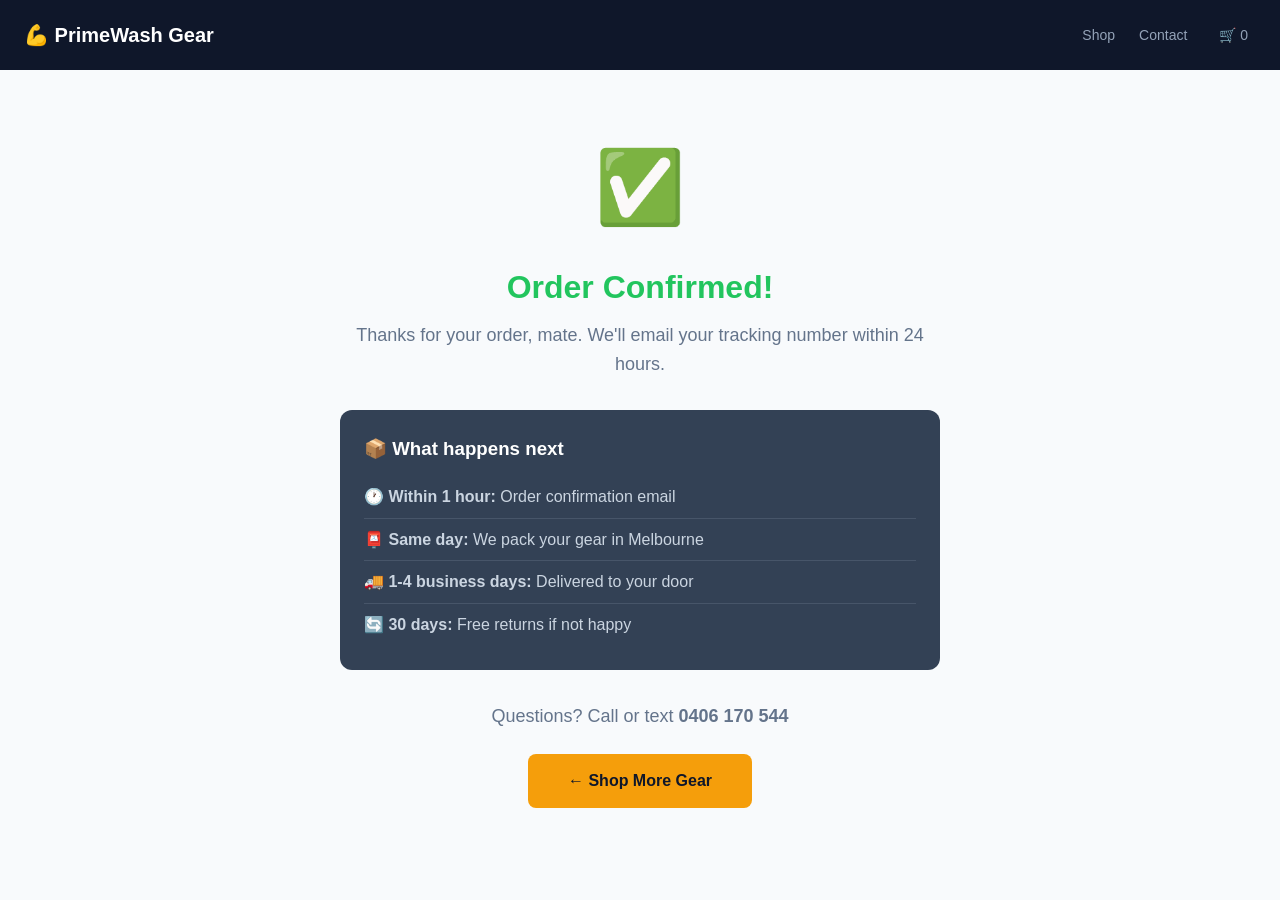
<file: thank-you.html>
<!DOCTYPE html>
<html lang="en-AU">
<head>
  <meta charset="UTF-8" />
  <meta name="viewport" content="width=device-width, initial-scale=1.0" />
  <title>Order Confirmed — PrimeWash Gear Australia</title>
  <meta name="description" content="Your order is confirmed! Thanks for choosing PrimeWash Gear Australia. We'll ship your gear from Melbourne within 24 hours." />
  <link rel="canonical" href="https://edinsonmipc-oss.github.io/primewashgear/thank-you.html" />
  <link rel="stylesheet" href="css/style.css" />
  <meta property="og:title" content="Order Confirmed — PrimeWash Gear Australia" />
  <meta property="og:description" content="Your order is confirmed! Thanks for choosing PrimeWash Gear Australia." />
  <meta property="og:url" content="https://edinsonmipc-oss.github.io/primewashgear/thank-you.html" />
  <meta property="og:locale" content="en_AU" />
  <meta name="twitter:card" content="summary_large_image" />
  <style>
    .thank-you-page { max-width: 640px; margin: 60px auto; padding: 0 20px; text-align: center; }
    .thank-you-icon { font-size: 72px; margin-bottom: 16px; }
    .thank-you-page h1 { font-size: 32px; color: #22c55e; margin-bottom: 8px; }
    .thank-you-page p { font-size: 18px; color: #64748b; line-height: 1.6; }
    .thank-you-details { background: #334155; border-radius: 12px; padding: 24px; margin: 32px 0; text-align: left; }
    .thank-you-details h3 { margin-bottom: 12px; color: #fff; }
    .thank-you-details li { padding: 8px 0; border-bottom: 1px solid #475569; list-style: none; color: #cbd5e1; }
    .thank-you-details li:last-child { border-bottom: none; }
    .ty-cta { margin-top: 24px; }
    .ty-cta .btn { padding: 14px 40px; font-size: 16px; }
    .navbar { background: #0f172a; padding: 16px 24px; display: flex; justify-content: space-between; align-items: center; }
    .navbar .nav-logo { color: white; font-weight: 800; font-size: 20px; text-decoration: none; }
    .navbar .nav-links { display: flex; gap: 24px; }
    .navbar .nav-links a { color: #94a3b8; text-decoration: none; font-size: 14px; }
    .navbar .nav-links a:hover { color: white; }
  </style>
</head>
<body>
  <nav class="navbar">
    <a href="index.html" class="nav-logo">💪 PrimeWash Gear</a>
    <div class="nav-links">
      <a href="shop.html">Shop</a>
      <a href="contact.html">Contact</a>
      <a href="cart.html" class="nav-cart">🛒 <span id="cartCount">0</span></a>
    </div>
  </nav>

  <div class="thank-you-page">
    <div class="thank-you-icon">✅</div>
    <h1>Order Confirmed!</h1>
    <p>Thanks for your order, mate. We'll email your tracking number within 24 hours.</p>

    <div class="thank-you-details">
      <h3>📦 What happens next</h3>
      <ul>
        <li>🕐 <strong>Within 1 hour:</strong> Order confirmation email</li>
        <li>📮 <strong>Same day:</strong> We pack your gear in Melbourne</li>
        <li>🚚 <strong>1-4 business days:</strong> Delivered to your door</li>
        <li>🔄 <strong>30 days:</strong> Free returns if not happy</li>
      </ul>
    </div>

    <p>Questions? Call or text <strong>0406 170 544</strong></p>

    <div class="ty-cta">
      <a href="shop.html" class="btn btn-accent">← Shop More Gear</a>
    </div>
  </div>

  <script src="js/main.js"></script>
</body>
</html>
</file>
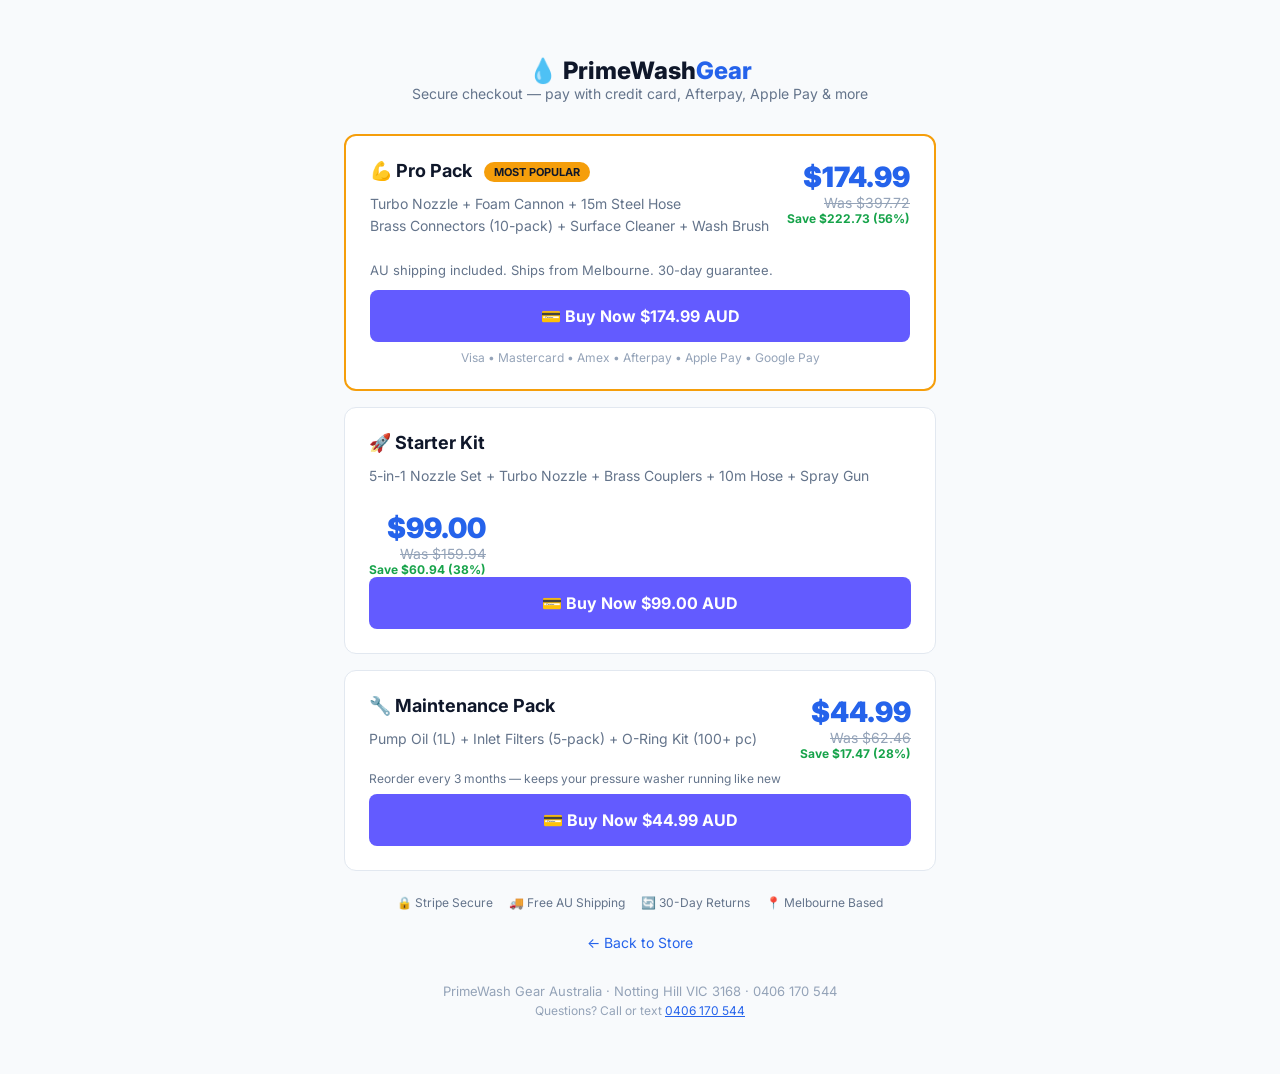
<file: payments/checkout.html>
<!DOCTYPE html>
<html lang="en">
<head>
  <meta charset="UTF-8">
  <meta name="viewport" content="width=device-width, initial-scale=1.0">
  <title>Checkout — PrimeWash Gear Australia</title>
  <meta name="description" content="Secure checkout for PrimeWash Gear Australia. Pay with credit card, Afterpay, Apple Pay or Google Pay. Free shipping over $50.">
  <link rel="preconnect" href="https://fonts.googleapis.com">
  <link href="https://fonts.googleapis.com/css2?family=Inter:wght@400;600;700;800&display=swap" rel="stylesheet">
  <link rel="canonical" href="https://edinsonmipc-oss.github.io/primewashgear/payments/checkout.html">
  <style>
    * { box-sizing: border-box; margin: 0; padding: 0; }
    body { font-family: 'Inter', sans-serif; background: #f8fafc; color: #0f172a; }
    .container { max-width: 640px; margin: 0 auto; padding: 24px; }
    .header { text-align: center; padding: 32px 0; }
    .header h1 { font-size: 24px; font-weight: 800; }
    .header span { color: #2563eb; }
    .card { background: white; border-radius: 12px; border: 1px solid #e2e8f0; padding: 24px; margin-bottom: 16px; }
    .card h2 { font-size: 18px; font-weight: 700; margin-bottom: 8px; }
    .card .price { font-size: 28px; font-weight: 900; color: #2563eb; }
    .card .old-price { font-size: 14px; color: #94a3b8; text-decoration: line-through; }
    .card .items { font-size: 14px; color: #64748b; margin: 12px 0; line-height: 1.6; }
    .paypal-btn {
      display: block; width: 100%; padding: 16px; background: #0070ba; color: white;
      font-size: 16px; font-weight: 700; border: none; border-radius: 8px; cursor: pointer;
      text-align: center; text-decoration: none; transition: background 0.2s;
    }
    .paypal-btn:hover { background: #005ea6; }
    .stripe-btn {
      display: block; width: 100%; padding: 16px; background: #635bff; color: white;
      font-size: 16px; font-weight: 700; border: none; border-radius: 8px; cursor: pointer;
      text-align: center; text-decoration: none; transition: background 0.2s;
    }
    .stripe-btn:hover { background: #4a42e8; }
    .note { text-align: center; font-size: 12px; color: #94a3b8; margin-top: 8px; }
    .back { display: block; text-align: center; margin-top: 24px; color: #2563eb; text-decoration: none; font-size: 14px; }
    .trust { display: flex; justify-content: center; gap: 16px; margin-top: 24px; font-size: 12px; color: #64748b; flex-wrap: wrap; }
    footer { text-align: center; padding: 32px 0; font-size: 13px; color: #94a3b8; }
    .pro-badge { font-size:11px;background:#f59e0b;color:#0f172a;padding:3px 10px;border-radius:999px;font-weight:700;vertical-align:middle;margin-left:8px; }
  </style>
</head>
<body>
  <div class="container">
    <div class="header">
      <h1>💧 PrimeWash<span>Gear</span></h1>
      <p style="color:#64748b;font-size:14px;">Secure checkout — pay with credit card, Afterpay, Apple Pay & more</p>
    </div>

    <div class="card" style="border-color:#f59e0b;border-width:2px;">
      <div style="display:flex;justify-content:space-between;align-items:start;flex-wrap:wrap;gap:12px;">
        <div>
          <h2>💪 Pro Pack <span class="pro-badge">MOST POPULAR</span></h2>
          <div class="items">
            Turbo Nozzle + Foam Cannon + 15m Steel Hose<br>
            Brass Connectors (10-pack) + Surface Cleaner + Wash Brush
          </div>
        </div>
        <div style="text-align:right;">
          <div class="price">$174.99</div>
          <div class="old-price">Was $397.72</div>
          <div style="font-size:12px;color:#16a34a;font-weight:700;">Save $222.73 (56%)</div>
        </div>
      </div>
      <p style="font-size:13px;color:#64748b;margin:12px 0;">AU shipping included. Ships from Melbourne. 30-day guarantee.</p>
      <a href="https://buy.stripe.com/cNifZi4Tx8CdeDZ2laeUU00" class="stripe-btn" target="_blank" id="proPackBtn" rel="noopener">
        💳 Buy Now $174.99 AUD
      </a>
      <div class="note">Visa • Mastercard • Amex • Afterpay • Apple Pay • Google Pay</div>
    </div>

    <div class="card">
      <div style="display:flex;justify-content:space-between;align-items:start;flex-wrap:wrap;gap:12px;">
        <div>
          <h2>🚀 Starter Kit</h2>
          <div class="items">
            5-in-1 Nozzle Set + Turbo Nozzle + Brass Couplers + 10m Hose + Spray Gun
          </div>
        </div>
        <div style="text-align:right;">
          <div class="price">$99.00</div>
          <div class="old-price">Was $159.94</div>
          <div style="font-size:12px;color:#16a34a;font-weight:700;">Save $60.94 (38%)</div>
        </div>
      </div>
      <a href="https://buy.stripe.com/4gM14o99NdWxgM7e3SeUU01" class="stripe-btn" target="_blank" id="starterBtn" rel="noopener">
        💳 Buy Now $99.00 AUD
      </a>
    </div>

    <div class="card">
      <div style="display:flex;justify-content:space-between;align-items:start;flex-wrap:wrap;gap:12px;">
        <div>
          <h2>🔧 Maintenance Pack</h2>
          <div class="items">
            Pump Oil (1L) + Inlet Filters (5-pack) + O-Ring Kit (100+ pc)
          </div>
        </div>
        <div style="text-align:right;">
          <div class="price">$44.99</div>
          <div class="old-price">Was $62.46</div>
          <div style="font-size:12px;color:#16a34a;font-weight:700;">Save $17.47 (28%)</div>
        </div>
      </div>
      <p style="font-size:12px;color:#64748b;margin:8px 0;">Reorder every 3 months — keeps your pressure washer running like new</p>
      <a href="https://buy.stripe.com/28E6oI3Pt7y92VhbVKeUU02" class="stripe-btn" target="_blank" id="maintBtn" rel="noopener">
        💳 Buy Now $44.99 AUD
      </a>
    </div>

    <div class="trust">
      <span>🔒 Stripe Secure</span>
      <span>🚚 Free AU Shipping</span>
      <span>🔄 30-Day Returns</span>
      <span>📍 Melbourne Based</span>
    </div>
    <a href="https://edinsonmipc-oss.github.io/primewashgear/" class="back">← Back to Store</a>
    <footer>
      <p>PrimeWash Gear Australia · Notting Hill VIC 3168 · 0406 170 544</p>
      <p style="margin-top:4px;font-size:12px;">Questions? Call or text <a href="tel:+61406170544" style="color:#2563eb;">0406 170 544</a></p>
    </footer>
  </div>
</body>
</html>
</file>
<file: css/style.css>
/* ============================================================
   PrimeWash Gear Australia — Complete E-commerce Stylesheet
   ============================================================ */

/* --- CSS Reset & Variables --- */
*, *::before, *::after { box-sizing: border-box; margin: 0; padding: 0; }

:root {
  --primary: #2563eb;
  --primary-dark: #1d4ed8;
  --primary-light: #dbeafe;
  --accent: #f59e0b;
  --accent-dark: #d97706;
  --dark: #0f172a;
  --darker: #020617;
  --gray-900: #1e293b;
  --gray-800: #334155;
  --gray-600: #64748b;
  --gray-400: #94a3b8;
  --gray-200: #e2e8f0;
  --gray-100: #f1f5f9;
  --gray-50: #f8fafc;
  --white: #ffffff;
  --red: #ef4444;
  --green: #22c55e;
  --orange: #f97316;
  --shadow-sm: 0 1px 2px rgba(0,0,0,0.05);
  --shadow-md: 0 4px 6px -1px rgba(0,0,0,0.1), 0 2px 4px -2px rgba(0,0,0,0.1);
  --shadow-lg: 0 10px 15px -3px rgba(0,0,0,0.1), 0 4px 6px -4px rgba(0,0,0,0.1);
  --shadow-xl: 0 20px 25px -5px rgba(0,0,0,0.1), 0 8px 10px -6px rgba(0,0,0,0.1);
  --radius: 12px;
  --radius-sm: 8px;
  --radius-lg: 16px;
  --font: 'Inter', -apple-system, BlinkMacSystemFont, 'Segoe UI', Roboto, sans-serif;
  --max-width: 1280px;
  --nav-height: 72px;
  --transition: 0.2s ease;
}

html { scroll-behavior: smooth; }
body { font-family: var(--font); color: var(--dark); background: var(--gray-50); line-height: 1.6; -webkit-font-smoothing: antialiased; }
a { text-decoration: none; color: inherit; }
img { max-width: 100%; height: auto; display: block; }
button { cursor: pointer; border: none; font-family: inherit; }
input, select, textarea { font-family: inherit; }

/* --- Utility Classes --- */
.container { max-width: var(--max-width); margin: 0 auto; padding: 0 24px; }
.btn {
  display: inline-flex; align-items: center; justify-content: center; gap: 8px;
  padding: 12px 28px; border-radius: var(--radius-sm); font-weight: 600;
  font-size: 15px; transition: all var(--transition);
}
.btn-primary { background: var(--primary); color: var(--white); }
.btn-primary:hover { background: var(--primary-dark); transform: translateY(-1px); box-shadow: var(--shadow-md); }
.btn-accent { background: var(--accent); color: var(--dark); }
.btn-accent:hover { background: var(--accent-dark); transform: translateY(-1px); }
.btn-outline { background: transparent; color: var(--primary); border: 2px solid var(--primary); }
.btn-outline:hover { background: var(--primary); color: var(--white); }
.btn-lg { padding: 16px 36px; font-size: 17px; }
.btn-sm { padding: 8px 18px; font-size: 13px; }
.btn-block { width: 100%; }
.tag {
  display: inline-block; padding: 4px 12px; border-radius: 999px; font-size: 12px;
  font-weight: 600; text-transform: uppercase; letter-spacing: 0.5px;
}
.tag-new { background: var(--green); color: white; }
.tag-sale { background: var(--red); color: white; }
.tag-bestseller { background: var(--accent); color: var(--dark); }
.section-title { font-size: 28px; font-weight: 800; margin-bottom: 8px; }
.section-subtitle { color: var(--gray-600); font-size: 16px; margin-bottom: 32px; }
.sr-only { position: absolute; width: 1px; height: 1px; padding: 0; margin: -1px; overflow: hidden; clip: rect(0,0,0,0); border: 0; }

/* --- ANNOUNCEMENT BAR --- */
.announcement {
  background: linear-gradient(135deg, var(--dark) 0%, var(--gray-900) 100%);
  color: var(--white); text-align: center; padding: 10px 16px; font-size: 13px; font-weight: 500;
}
.announcement a { color: var(--accent); text-decoration: underline; }
.announcement .highlight { color: var(--accent); font-weight: 700; }

/* --- NAVIGATION --- */
.nav { position: sticky; top: 0; z-index: 100; background: white; border-bottom: 1px solid var(--gray-200); height: var(--nav-height); }
.nav-inner { display: flex; align-items: center; justify-content: space-between; height: 100%; max-width: var(--max-width); margin: 0 auto; padding: 0 24px; }
.nav-logo { display: flex; align-items: center; gap: 10px; font-weight: 800; font-size: 22px; color: var(--dark); }
.nav-logo-icon { width: 36px; height: 36px; background: var(--primary); border-radius: var(--radius-sm); display: flex; align-items: center; justify-content: center; color: white; font-size: 18px; }
.nav-logo span { color: var(--primary); }
.nav-links { display: flex; align-items: center; gap: 32px; list-style: none; }
.nav-links a { font-size: 14px; font-weight: 500; color: var(--gray-600); transition: color var(--transition); position: relative; }
.nav-links a:hover, .nav-links a.active { color: var(--dark); }
.nav-links a.active::after { content: ''; position: absolute; bottom: -24px; left: 0; right: 0; height: 2px; background: var(--primary); border-radius: 1px; }
.nav-actions { display: flex; align-items: center; gap: 16px; }
.nav-cart { position: relative; background: none; padding: 8px; font-size: 20px; color: var(--gray-600); transition: color var(--transition); }
.nav-cart:hover { color: var(--dark); }
.cart-count { position: absolute; top: 0; right: 0; background: var(--red); color: white; width: 18px; height: 18px; border-radius: 50%; font-size: 10px; font-weight: 700; display: flex; align-items: center; justify-content: center; }
.mobile-menu-btn { display: none; background: none; font-size: 24px; color: var(--dark); }

/* --- MOBILE NAV --- */
.mobile-nav { display: none; position: fixed; top: var(--nav-height); left: 0; right: 0; bottom: 0; background: white; z-index: 99; padding: 24px; flex-direction: column; gap: 8px; }
.mobile-nav.open { display: flex; }
.mobile-nav a { display: block; padding: 14px 16px; font-size: 17px; font-weight: 500; border-radius: var(--radius-sm); }
.mobile-nav a:hover { background: var(--gray-100); }

/* --- HERO SECTION --- */
.hero {
  background: linear-gradient(135deg, var(--darker) 0%, var(--gray-900) 50%, #1e3a5f 100%);
  color: var(--white); padding: 80px 0; overflow: hidden; position: relative;
}
.hero::before {
  content: ''; position: absolute; top: -50%; right: -20%; width: 600px; height: 600px;
  background: radial-gradient(circle, rgba(37,99,235,0.15) 0%, transparent 70%);
  border-radius: 50%;
}
.hero-grid { display: grid; grid-template-columns: 1fr 1fr; gap: 60px; align-items: center; position: relative; z-index: 1; }
.hero-tag { display: inline-block; padding: 6px 14px; background: rgba(255,255,255,0.1); border-radius: 999px; font-size: 13px; font-weight: 600; margin-bottom: 20px; backdrop-filter: blur(10px); }
.hero h1 { font-size: 48px; font-weight: 900; line-height: 1.1; margin-bottom: 16px; letter-spacing: -1px; }
.hero h1 span { background: linear-gradient(135deg, var(--accent), #fbbf24); -webkit-background-clip: text; -webkit-text-fill-color: transparent; background-clip: text; }
.hero p { font-size: 18px; color: var(--gray-400); margin-bottom: 32px; max-width: 500px; line-height: 1.7; }
.hero-buttons { display: flex; gap: 16px; flex-wrap: wrap; }
.hero-stats { display: flex; gap: 40px; margin-top: 40px; padding-top: 32px; border-top: 1px solid rgba(255,255,255,0.1); }
.hero-stat-value { font-size: 24px; font-weight: 800; }
.hero-stat-label { font-size: 13px; color: var(--gray-400); margin-top: 2px; }
.hero-image { position: relative; display: flex; align-items: center; justify-content: center; }
.hero-image-main { width: 100%; border-radius: var(--radius-lg); box-shadow: var(--shadow-xl); }
.hero-badge {
  position: absolute; bottom: -20px; left: -20px; background: white; color: var(--dark);
  padding: 16px 20px; border-radius: var(--radius); box-shadow: var(--shadow-lg);
  display: flex; align-items: center; gap: 12px;
}
.hero-badge-icon { font-size: 28px; }
.hero-badge-text { font-weight: 700; font-size: 14px; }
.hero-badge-sub { font-size: 12px; color: var(--gray-600); }

/* --- BRANDS / TRUST BAR --- */
.trust-bar { background: white; border-bottom: 1px solid var(--gray-200); padding: 24px 0; }
.trust-grid { display: flex; justify-content: space-between; align-items: center; gap: 32px; flex-wrap: wrap; }
.trust-item { display: flex; align-items: center; gap: 10px; font-size: 13px; font-weight: 500; color: var(--gray-600); }
.trust-icon { font-size: 22px; }

/* --- CATEGORIES GRID --- */
.categories { padding: 64px 0; }
.cat-grid { display: grid; grid-template-columns: repeat(4, 1fr); gap: 20px; }
.cat-card {
  background: white; border-radius: var(--radius); overflow: hidden; border: 1px solid var(--gray-200);
  transition: all var(--transition); cursor: pointer;
}
.cat-card:hover { box-shadow: var(--shadow-lg); transform: translateY(-4px); }
.cat-card img { width: 100%; height: 180px; object-fit: cover; }
.cat-card-body { padding: 16px; }
.cat-card-body h3 { font-size: 15px; font-weight: 700; margin-bottom: 4px; }
.cat-card-body p { font-size: 13px; color: var(--gray-600); }

/* --- PRODUCT CARDS --- */
.products-section { padding: 64px 0; }
.products-header { display: flex; justify-content: space-between; align-items: flex-end; margin-bottom: 32px; flex-wrap: wrap; gap: 16px; }
.products-grid { display: grid; grid-template-columns: repeat(4, 1fr); gap: 24px; }

.product-card {
  background: white; border-radius: var(--radius); overflow: hidden;
  border: 1px solid var(--gray-200); transition: all var(--transition);
  display: flex; flex-direction: column;
}
.product-card:hover { box-shadow: var(--shadow-lg); transform: translateY(-2px); }
.product-image-wrap { position: relative; overflow: hidden; aspect-ratio: 1; background: var(--gray-100); }
.product-image-wrap img { width: 100%; height: 100%; object-fit: cover; transition: transform 0.4s ease; }
.product-card:hover .product-image-wrap img { transform: scale(1.05); }
.product-tags { position: absolute; top: 12px; left: 12px; display: flex; flex-direction: column; gap: 6px; }
.product-actions { position: absolute; top: 12px; right: 12px; display: flex; flex-direction: column; gap: 6px; opacity: 0; transition: opacity var(--transition); }
.product-card:hover .product-actions { opacity: 1; }
.product-action-btn { width: 36px; height: 36px; border-radius: 50%; background: white; box-shadow: var(--shadow-md); display: flex; align-items: center; justify-content: center; font-size: 16px; transition: all var(--transition); }
.product-action-btn:hover { background: var(--primary); color: white; }
.product-info { padding: 16px; flex: 1; display: flex; flex-direction: column; }
.product-brand { font-size: 11px; text-transform: uppercase; letter-spacing: 1px; color: var(--gray-400); font-weight: 600; margin-bottom: 4px; }
.product-name { font-size: 14px; font-weight: 600; margin-bottom: 8px; line-height: 1.4; flex: 1; }
.product-name:hover { color: var(--primary); }
.product-rating { display: flex; align-items: center; gap: 4px; margin-bottom: 8px; font-size: 12px; }
.product-stars { color: var(--accent); }
.product-reviews { color: var(--gray-400); }
.product-price-wrap { display: flex; align-items: center; gap: 8px; }
.product-price { font-size: 18px; font-weight: 800; color: var(--dark); }
.product-price-old { font-size: 14px; color: var(--gray-400); text-decoration: line-through; }
.product-add-btn {
  margin-top: 12px; padding: 10px; border-radius: var(--radius-sm); font-weight: 600; font-size: 13px;
  background: var(--primary); color: white; transition: all var(--transition); width: 100%;
}
.product-add-btn:hover { background: var(--primary-dark); }
.product-add-btn:active { transform: scale(0.97); }

/* --- BUNDLES SECTION --- */
.bundles-section { padding: 64px 0; background: white; }
.bundle-card {
  background: linear-gradient(135deg, var(--gray-50) 0%, white 100%);
  border: 2px solid var(--gray-200); border-radius: var(--radius-lg); overflow: hidden;
  transition: all var(--transition);
}
.bundle-card:hover { border-color: var(--primary); box-shadow: var(--shadow-lg); }
.bundle-card.featured { border-color: var(--accent); position: relative; box-shadow: var(--shadow-lg); }
.bundle-badge {
  position: absolute; top: 16px; right: 16px;
  background: linear-gradient(135deg, var(--accent), #fbbf24); color: var(--dark);
  padding: 6px 16px; border-radius: 999px; font-size: 11px; font-weight: 800;
  letter-spacing: 0.5px; z-index: 2; box-shadow: 0 2px 8px rgba(245,158,11,0.4);
}
.bundle-body { padding: 32px; }
.bundle-header { display: flex; justify-content: space-between; align-items: flex-start; margin-bottom: 16px; }
.bundle-title { font-size: 20px; font-weight: 800; }
.bundle-price { font-size: 28px; font-weight: 900; color: var(--primary); }
.bundle-price span { font-size: 14px; color: var(--gray-400); font-weight: 400; }
.bundle-savings { display: inline-block; padding: 4px 10px; background: #dcfce7; color: #166534; border-radius: 999px; font-size: 12px; font-weight: 700; margin-top: 4px; }
.bundle-items { display: flex; flex-direction: column; gap: 10px; margin: 20px 0; }
.bundle-item { display: flex; align-items: center; gap: 12px; font-size: 14px; }
.bundle-item-icon { width: 40px; height: 40px; border-radius: var(--radius-sm); background: var(--gray-100); display: flex; align-items: center; justify-content: center; font-size: 18px; flex-shrink: 0; }
.bundle-items-grid { display: grid; grid-template-columns: 1fr 1fr; gap: 8px; }
.bundle-cta { width: 100%; padding: 14px; border-radius: var(--radius-sm); font-weight: 700; font-size: 15px; margin-top: 20px; }

/* --- BUNDLES GRID --- */
.bundles-grid { display: grid; grid-template-columns: repeat(3, 1fr); gap: 24px; }

/* --- BENEFITS SECTION --- */
.benefits { padding: 64px 0; background: var(--dark); color: white; }
.benefits-grid { display: grid; grid-template-columns: repeat(4, 1fr); gap: 32px; }
.benefit-card { text-align: center; padding: 32px 20px; }
.benefit-icon { font-size: 36px; margin-bottom: 16px; }
.benefit-card h3 { font-size: 18px; font-weight: 700; margin-bottom: 8px; }
.benefit-card p { font-size: 14px; color: var(--gray-400); line-height: 1.6; }

/* --- REVIEWS / TESTIMONIALS --- */
.reviews { padding: 64px 0; }
.reviews-grid { display: grid; grid-template-columns: repeat(3, 1fr); gap: 24px; }
.review-card { background: white; border-radius: var(--radius); padding: 24px; border: 1px solid var(--gray-200); }
.review-stars { color: var(--accent); font-size: 14px; margin-bottom: 12px; }
.review-text { font-size: 14px; color: var(--gray-600); line-height: 1.7; margin-bottom: 16px; }
.review-author { display: flex; align-items: center; gap: 12px; }
.review-avatar { width: 40px; height: 40px; border-radius: 50%; background: var(--gray-200); display: flex; align-items: center; justify-content: center; font-weight: 700; font-size: 16px; }
.review-name { font-weight: 600; font-size: 14px; }
.review-role { font-size: 12px; color: var(--gray-400); }

/* --- NEWSLETTER --- */
.newsletter { padding: 64px 0; background: linear-gradient(135deg, var(--primary) 0%, #7c3aed 100%); color: white; text-align: center; }
.newsletter h2 { font-size: 32px; font-weight: 800; margin-bottom: 8px; }
.newsletter p { font-size: 16px; opacity: 0.9; margin-bottom: 24px; }
.newsletter-form { display: flex; max-width: 480px; margin: 0 auto; gap: 8px; }
.newsletter-form input { flex: 1; padding: 14px 20px; border-radius: var(--radius-sm); border: none; font-size: 15px; }
.newsletter-form input:focus { outline: 2px solid var(--accent); }
.newsletter-form button { background: var(--accent); color: var(--dark); font-weight: 700; padding: 14px 28px; border-radius: var(--radius-sm); font-size: 15px; white-space: nowrap; }
.newsletter-form button:hover { background: var(--accent-dark); }

/* --- FOOTER --- */
.footer { background: var(--darker); color: var(--gray-400); padding: 64px 0 32px; }
.footer-grid { display: grid; grid-template-columns: 2fr 1fr 1fr 1fr; gap: 48px; margin-bottom: 48px; }
.footer-brand h3 { color: white; font-size: 22px; font-weight: 800; margin-bottom: 12px; }
.footer-brand h3 span { color: var(--primary); }
.footer-brand p { font-size: 14px; line-height: 1.7; max-width: 320px; }
.footer-social { display: flex; gap: 12px; margin-top: 20px; }
.footer-social a { width: 40px; height: 40px; border-radius: 50%; background: rgba(255,255,255,0.1); display: flex; align-items: center; justify-content: center; transition: background var(--transition); }
.footer-social a:hover { background: var(--primary); }
.footer-col h4 { color: white; font-size: 14px; font-weight: 700; text-transform: uppercase; letter-spacing: 1px; margin-bottom: 16px; }
.footer-col ul { list-style: none; }
.footer-col li { margin-bottom: 10px; }
.footer-col a { font-size: 14px; transition: color var(--transition); }
.footer-col a:hover { color: white; }
.footer-bottom { border-top: 1px solid rgba(255,255,255,0.1); padding-top: 24px; display: flex; justify-content: space-between; align-items: center; flex-wrap: wrap; gap: 16px; font-size: 13px; }
.footer-payment { display: flex; gap: 8px; font-size: 24px; }

/* ============================================================
   SHOP PAGE
   ============================================================ */
.page-header {
  background: linear-gradient(135deg, var(--gray-900), var(--dark));
  color: white; padding: 48px 0; text-align: center;
}
.page-header h1 { font-size: 36px; font-weight: 900; margin-bottom: 8px; }
.page-header p { color: var(--gray-400); font-size: 16px; }
.page-main { padding: 48px 0; }
.shop-layout { display: grid; grid-template-columns: 260px 1fr; gap: 32px; }
.filter-panel { background: white; border-radius: var(--radius); padding: 24px; border: 1px solid var(--gray-200); position: sticky; top: 96px; height: fit-content; }
.filter-section { margin-bottom: 20px; }
.filter-section h4 { font-size: 13px; font-weight: 700; text-transform: uppercase; letter-spacing: 0.5px; color: var(--gray-600); margin-bottom: 12px; }
.filter-option { display: flex; align-items: center; gap: 8px; padding: 6px 0; font-size: 14px; cursor: pointer; }
.filter-option input[type="checkbox"] { accent-color: var(--primary); }
.shop-toolbar { display: flex; justify-content: space-between; align-items: center; margin-bottom: 24px; flex-wrap: wrap; gap: 12px; }
.shop-toolbar p { font-size: 14px; color: var(--gray-600); }
.shop-sort { padding: 8px 14px; border: 1px solid var(--gray-200); border-radius: var(--radius-sm); font-size: 14px; background: white; }

/* ============================================================
   PRODUCT DETAIL PAGE
   ============================================================ */
.product-detail { padding: 48px 0; }
.prod-grid { display: grid; grid-template-columns: 1fr 1fr; gap: 48px; }
.prod-gallery { position: relative; }
.prod-main-image { width: 100%; border-radius: var(--radius-lg); overflow: hidden; background: var(--gray-100); aspect-ratio: 1; }
.prod-main-image img { width: 100%; height: 100%; object-fit: cover; }
.prod-thumbs { display: flex; gap: 8px; margin-top: 12px; }
.prod-thumb { width: 72px; height: 72px; border-radius: var(--radius-sm); overflow: hidden; cursor: pointer; border: 2px solid transparent; transition: border-color var(--transition); }
.prod-thumb.active, .prod-thumb:hover { border-color: var(--primary); }
.prod-thumb img { width: 100%; height: 100%; object-fit: cover; }

.prod-info-section { }
.prod-brand-label { font-size: 12px; text-transform: uppercase; letter-spacing: 1px; color: var(--gray-400); font-weight: 600; margin-bottom: 8px; }
.prod-title { font-size: 28px; font-weight: 800; margin-bottom: 12px; line-height: 1.3; }
.prod-rating-big { display: flex; align-items: center; gap: 8px; margin-bottom: 16px; }
.prod-rating-big span { font-size: 14px; color: var(--gray-600); }
.prod-price-big { font-size: 32px; font-weight: 900; color: var(--dark); margin-bottom: 8px; }
.prod-price-old-big { font-size: 18px; color: var(--gray-400); text-decoration: line-through; }
.prod-description { color: var(--gray-600); line-height: 1.8; margin-bottom: 24px; font-size: 15px; }
.prod-features { list-style: none; margin-bottom: 24px; }
.prod-features li { padding: 8px 0; display: flex; align-items: center; gap: 10px; font-size: 14px; }
.prod-features li::before { content: '✓'; color: var(--green); font-weight: 700; }

.prod-qty { display: flex; align-items: center; gap: 12px; margin-bottom: 24px; }
.qty-btn { width: 40px; height: 40px; border-radius: 50%; background: var(--gray-100); display: flex; align-items: center; justify-content: center; font-size: 18px; font-weight: 700; transition: background var(--transition); }
.qty-btn:hover { background: var(--gray-200); }
.qty-value { font-size: 18px; font-weight: 700; width: 40px; text-align: center; }

.prod-add-btn { width: 100%; padding: 16px; font-size: 16px; font-weight: 700; border-radius: var(--radius-sm); margin-bottom: 16px; }
.prod-shipping-note { display: flex; align-items: center; gap: 8px; padding: 16px; background: var(--gray-50); border-radius: var(--radius-sm); font-size: 13px; color: var(--gray-600); margin-bottom: 24px; }

/* ============================================================
   CART PAGE
   ============================================================ */
.cart-page { padding: 48px 0; }
.cart-layout { display: grid; grid-template-columns: 1fr 380px; gap: 32px; }
.cart-items { }
.cart-item { display: grid; grid-template-columns: 100px 1fr auto; gap: 20px; padding: 20px; background: white; border-radius: var(--radius); border: 1px solid var(--gray-200); margin-bottom: 12px; align-items: center; }
.cart-item img { width: 100px; height: 100px; object-fit: cover; border-radius: var(--radius-sm); }
.cart-item-info h4 { font-size: 15px; font-weight: 600; margin-bottom: 4px; }
.cart-item-info p { font-size: 13px; color: var(--gray-600); }
.cart-item-actions { display: flex; align-items: center; gap: 16px; }
.cart-item-price { font-size: 18px; font-weight: 800; }
.cart-item-remove { background: none; color: var(--gray-400); font-size: 18px; }
.cart-item-remove:hover { color: var(--red); }
.cart-summary { background: white; border-radius: var(--radius); padding: 24px; border: 1px solid var(--gray-200); position: sticky; top: 96px; }
.cart-summary h3 { font-size: 20px; font-weight: 800; margin-bottom: 20px; }
.summary-row { display: flex; justify-content: space-between; padding: 12px 0; font-size: 14px; }
.summary-row.total { border-top: 2px solid var(--gray-200); margin-top: 12px; padding-top: 16px; font-size: 20px; font-weight: 800; }
.summary-row.free { color: var(--green); font-weight: 600; }
.cart-empty { text-align: center; padding: 80px 0; }
.cart-empty-icon { font-size: 64px; margin-bottom: 16px; }
.cart-empty h2 { font-size: 24px; font-weight: 700; margin-bottom: 8px; }
.cart-empty p { color: var(--gray-600); margin-bottom: 24px; }
.checkout-btn { width: 100%; padding: 16px; background: var(--accent); color: var(--dark); font-weight: 800; font-size: 16px; border-radius: var(--radius-sm); }
.checkout-btn:hover { background: var(--accent-dark); }
.payment-icons { display: flex; justify-content: center; gap: 8px; margin-top: 12px; font-size: 24px; color: var(--gray-400); }

/* ============================================================
   ABOUT / CONTACT PAGES
   ============================================================ */
.about-content { padding: 64px 0; }
.about-grid { display: grid; grid-template-columns: 1fr 1fr; gap: 48px; align-items: center; }
.about-text h2 { font-size: 32px; font-weight: 800; margin-bottom: 16px; }
.about-text p { color: var(--gray-600); line-height: 1.8; margin-bottom: 16px; font-size: 15px; }
.about-image { border-radius: var(--radius-lg); overflow: hidden; }

.contact-page { padding: 64px 0; }
.contact-grid { display: grid; grid-template-columns: 1fr 1fr; gap: 48px; }
.contact-form { background: white; border-radius: var(--radius); padding: 32px; border: 1px solid var(--gray-200); }
.contact-form h2 { font-size: 24px; font-weight: 800; margin-bottom: 24px; }
.form-group { margin-bottom: 16px; }
.form-group label { display: block; font-size: 14px; font-weight: 600; margin-bottom: 6px; }
.form-group input, .form-group textarea, .form-group select {
  width: 100%; padding: 12px 16px; border: 1px solid var(--gray-200); border-radius: var(--radius-sm);
  font-size: 15px; transition: border-color var(--transition);
}
.form-group input:focus, .form-group textarea:focus { outline: none; border-color: var(--primary); box-shadow: 0 0 0 3px var(--primary-light); }
.contact-info { display: flex; flex-direction: column; gap: 24px; }
.contact-card { display: flex; align-items: flex-start; gap: 16px; }
.contact-icon { width: 48px; height: 48px; border-radius: var(--radius-sm); background: var(--primary-light); display: flex; align-items: center; justify-content: center; font-size: 20px; flex-shrink: 0; }
.contact-card h4 { font-weight: 600; font-size: 15px; margin-bottom: 4px; }
.contact-card p { font-size: 14px; color: var(--gray-600); }

.bundle-subtitle { font-size: 13px; color: var(--gray-600); margin-top: 4px; line-height: 1.5; }
.bundle-price-col { text-align: right; }
.bundle-was { font-size: 13px; color: var(--gray-400); text-decoration: line-through; }
.bundle-value { padding: 10px 14px; background: #f0fdf4; border-radius: var(--radius-sm); font-size: 13px; color: #166534; margin-top: 16px; text-align: center; }

/* --- PRODUCT SHORT DESCRIPTION --- */
.product-desc-short { font-size: 12px; color: var(--gray-500); line-height: 1.4; margin-bottom: 6px; }

/* --- REAL RESULTS --- */
.results-grid { display: grid; grid-template-columns: 1fr 1fr; gap: 24px; }
.result-card {
  background: rgba(255,255,255,0.05); border-radius: var(--radius-lg);
  overflow: hidden; border: 1px solid rgba(255,255,255,0.1);
}
.result-images { display: grid; grid-template-columns: 1fr 1fr; }
.result-before, .result-after { padding: 32px 24px; text-align: center; min-height: 180px; display: flex; flex-direction: column; align-items: center; justify-content: center; }
.result-label { display: inline-block; padding: 4px 12px; border-radius: 999px; font-size: 11px; font-weight: 800; letter-spacing: 1px; background: rgba(255,255,255,0.15); color: white; }
.result-testimony { padding: 20px 24px; font-size: 14px; color: var(--gray-400); line-height: 1.7; text-align: center; }
.result-testimony strong { color: white; }

/* --- VALIDATION / FORM --- */
input.error, textarea.error { border-color: var(--red) !important; }
.error-message { color: var(--red); font-size: 13px; margin-top: 4px; }

@media (max-width: 768px) {
  .results-grid { grid-template-columns: 1fr; }
  .result-images { grid-template-columns: 1fr; }
}
.toast-container { position: fixed; bottom: 24px; right: 24px; z-index: 1000; display: flex; flex-direction: column; gap: 8px; }
.toast {
  padding: 14px 20px; border-radius: var(--radius-sm); font-size: 14px; font-weight: 500;
  box-shadow: var(--shadow-lg); animation: slideIn 0.3s ease; display: flex; align-items: center; gap: 10px;
  max-width: 360px;
}
.toast-success { background: #22c55e; color: white; }
.toast-error { background: var(--red); color: white; }
.toast-info { background: var(--primary); color: white; }
@keyframes slideIn { from { transform: translateX(100%); opacity: 0; } to { transform: translateX(0); opacity: 1; } }

/* ============================================================
   RESPONSIVE
   ============================================================ */
@media (max-width: 1024px) {
  .products-grid { grid-template-columns: repeat(3, 1fr); }
  .bundles-grid { grid-template-columns: 1fr 1fr; }
  .benefits-grid { grid-template-columns: repeat(2, 1fr); }
  .shop-layout { grid-template-columns: 1fr; }
  .filter-panel { display: none; }
}
@media (max-width: 768px) {
  .nav-links { display: none; }
  .mobile-menu-btn { display: block; }
  .hero-grid { grid-template-columns: 1fr; }
  .hero h1 { font-size: 32px; }
  .hero-stats { gap: 24px; flex-wrap: wrap; }
  .hero-image { display: none; }
  .products-grid { grid-template-columns: repeat(2, 1fr); gap: 12px; }
  .bundles-grid { grid-template-columns: 1fr; }
  .benefits-grid { grid-template-columns: 1fr; }
  .footer-grid { grid-template-columns: 1fr 1fr; gap: 24px; }
  .cat-grid { grid-template-columns: repeat(2, 1fr); }
  .reviews-grid { grid-template-columns: 1fr; }
  .prod-grid { grid-template-columns: 1fr; }
  .cart-layout { grid-template-columns: 1fr; }
  .about-grid { grid-template-columns: 1fr; }
  .contact-grid { grid-template-columns: 1fr; }
  .newsletter-form { flex-direction: column; }
  .bundle-card.featured::before { font-size: 10px; padding: 4px 10px; }
}
@media (max-width: 480px) {
  .products-grid { grid-template-columns: 1fr 1fr; gap: 8px; }
  .product-info { padding: 10px; }
  .product-name { font-size: 12px; }
  .product-price { font-size: 15px; }
  .hero h1 { font-size: 26px; }
  .hero { padding: 48px 0; }
  .footer-grid { grid-template-columns: 1fr; }
}
</file>
